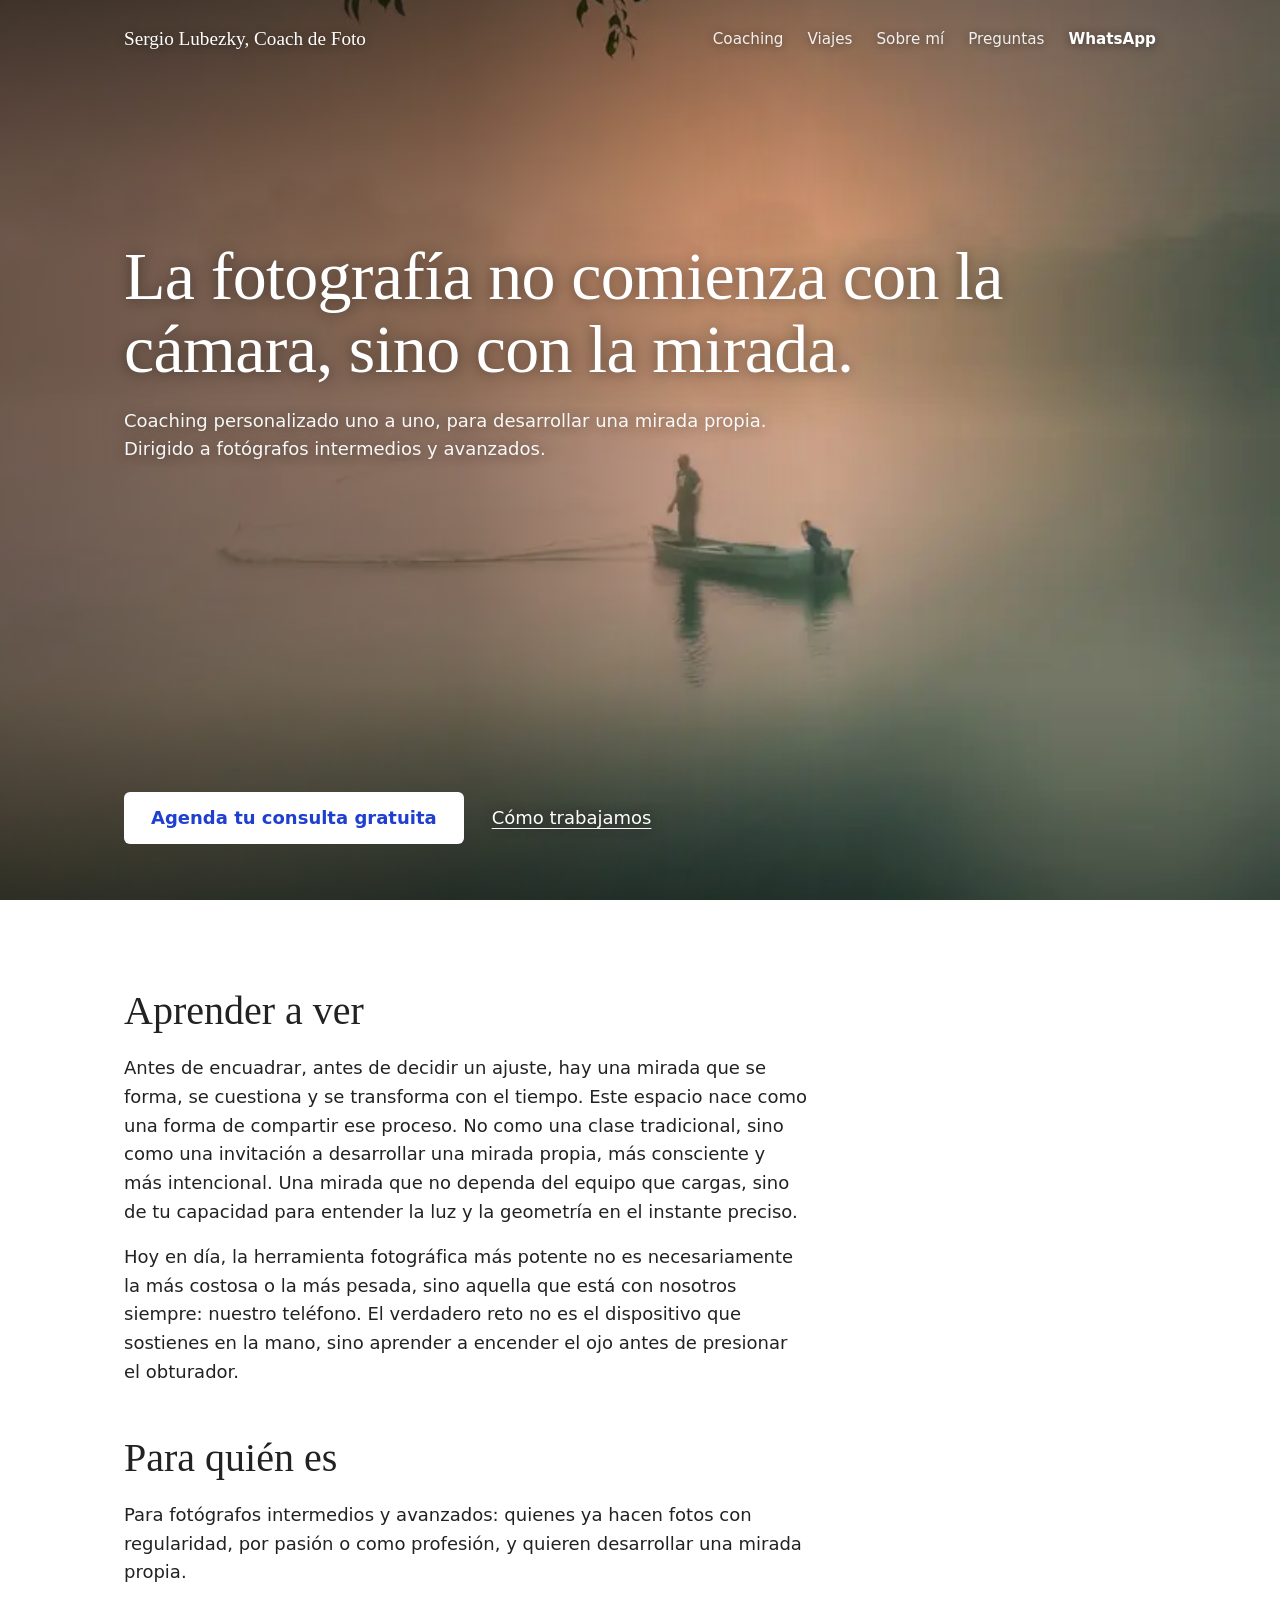
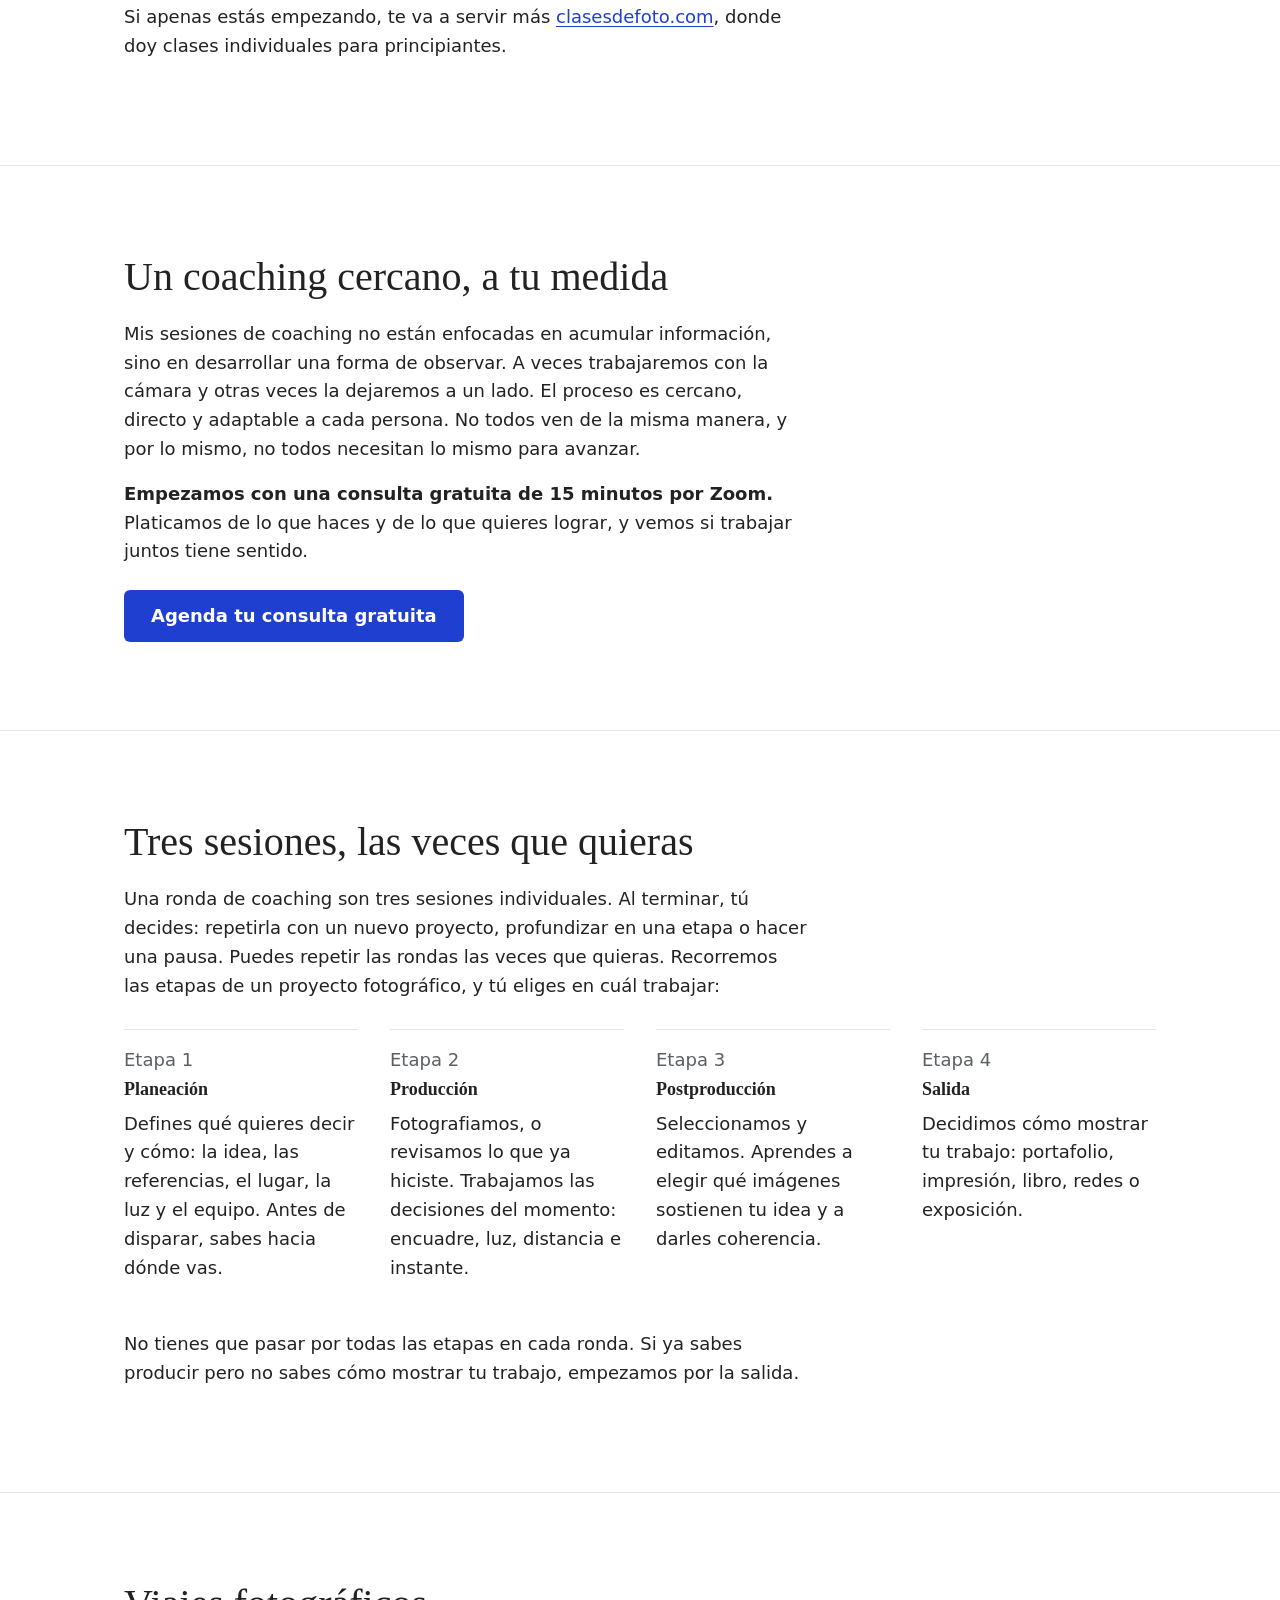
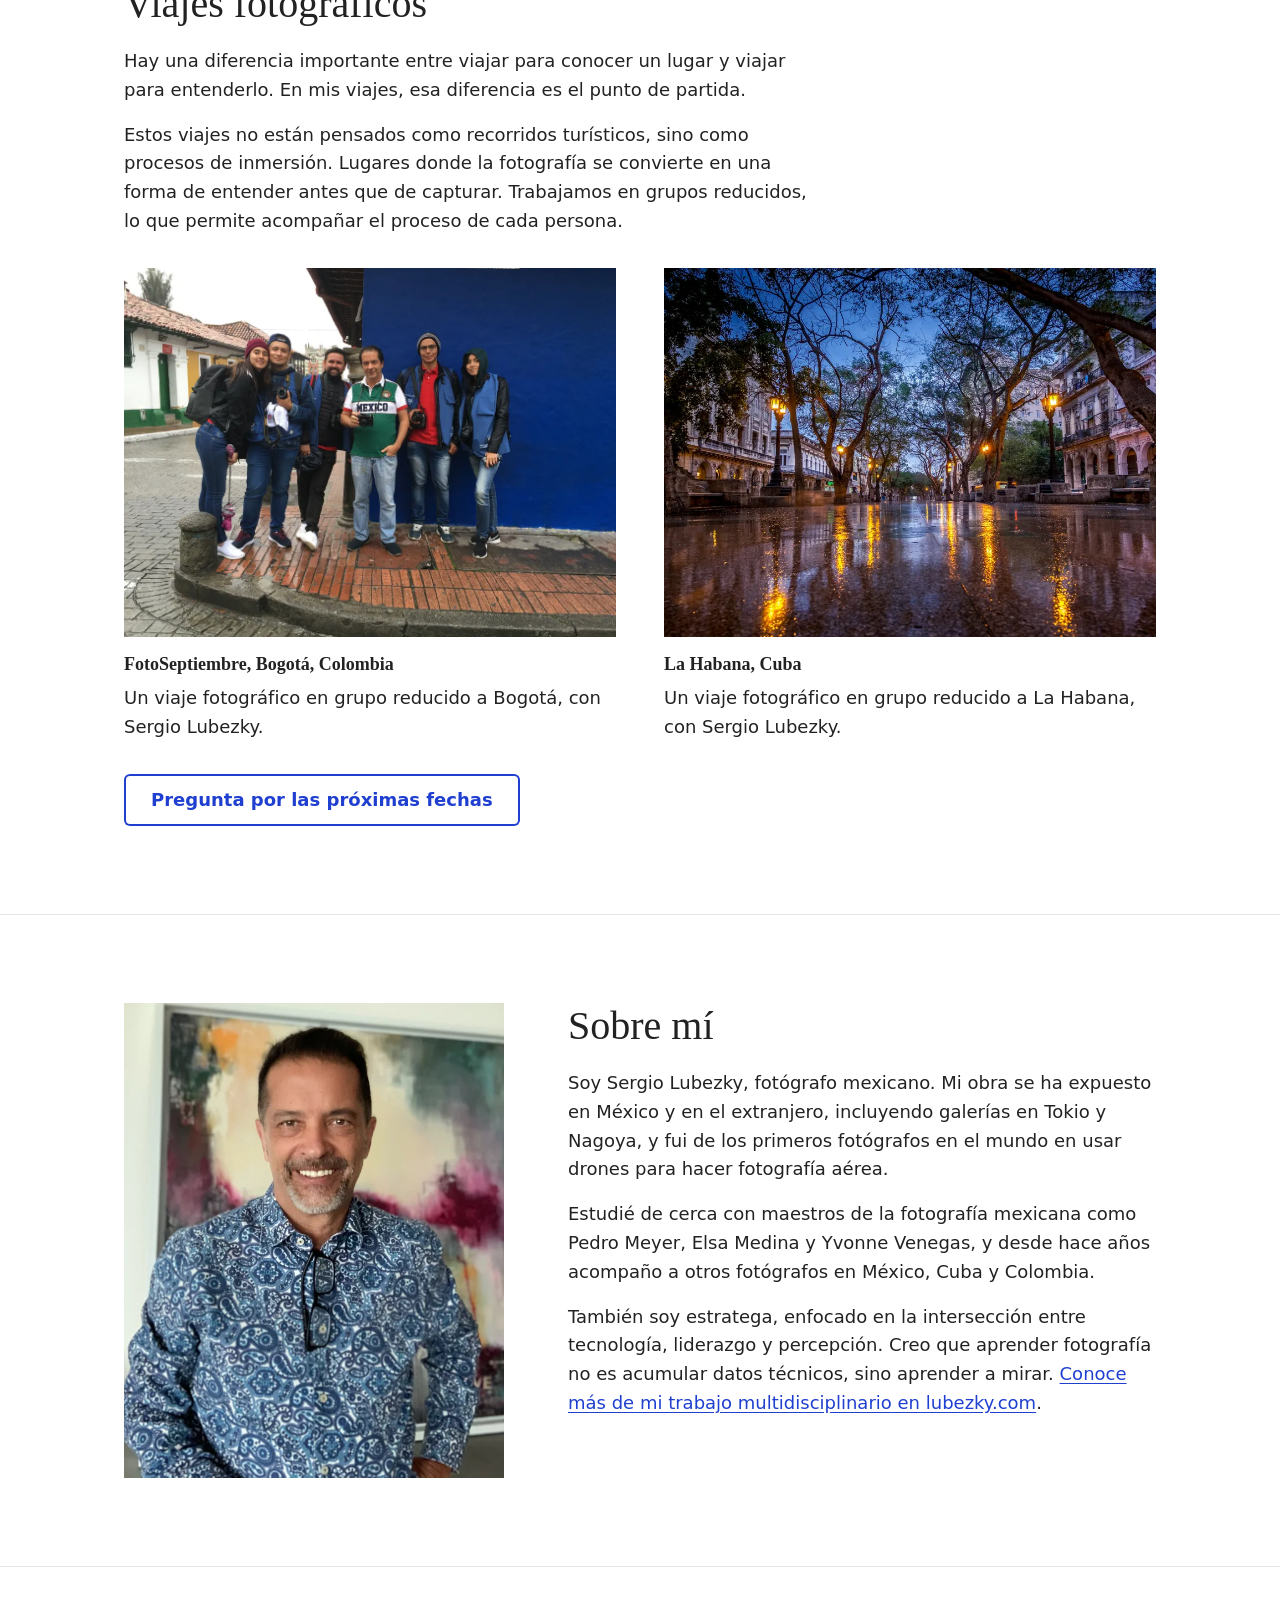
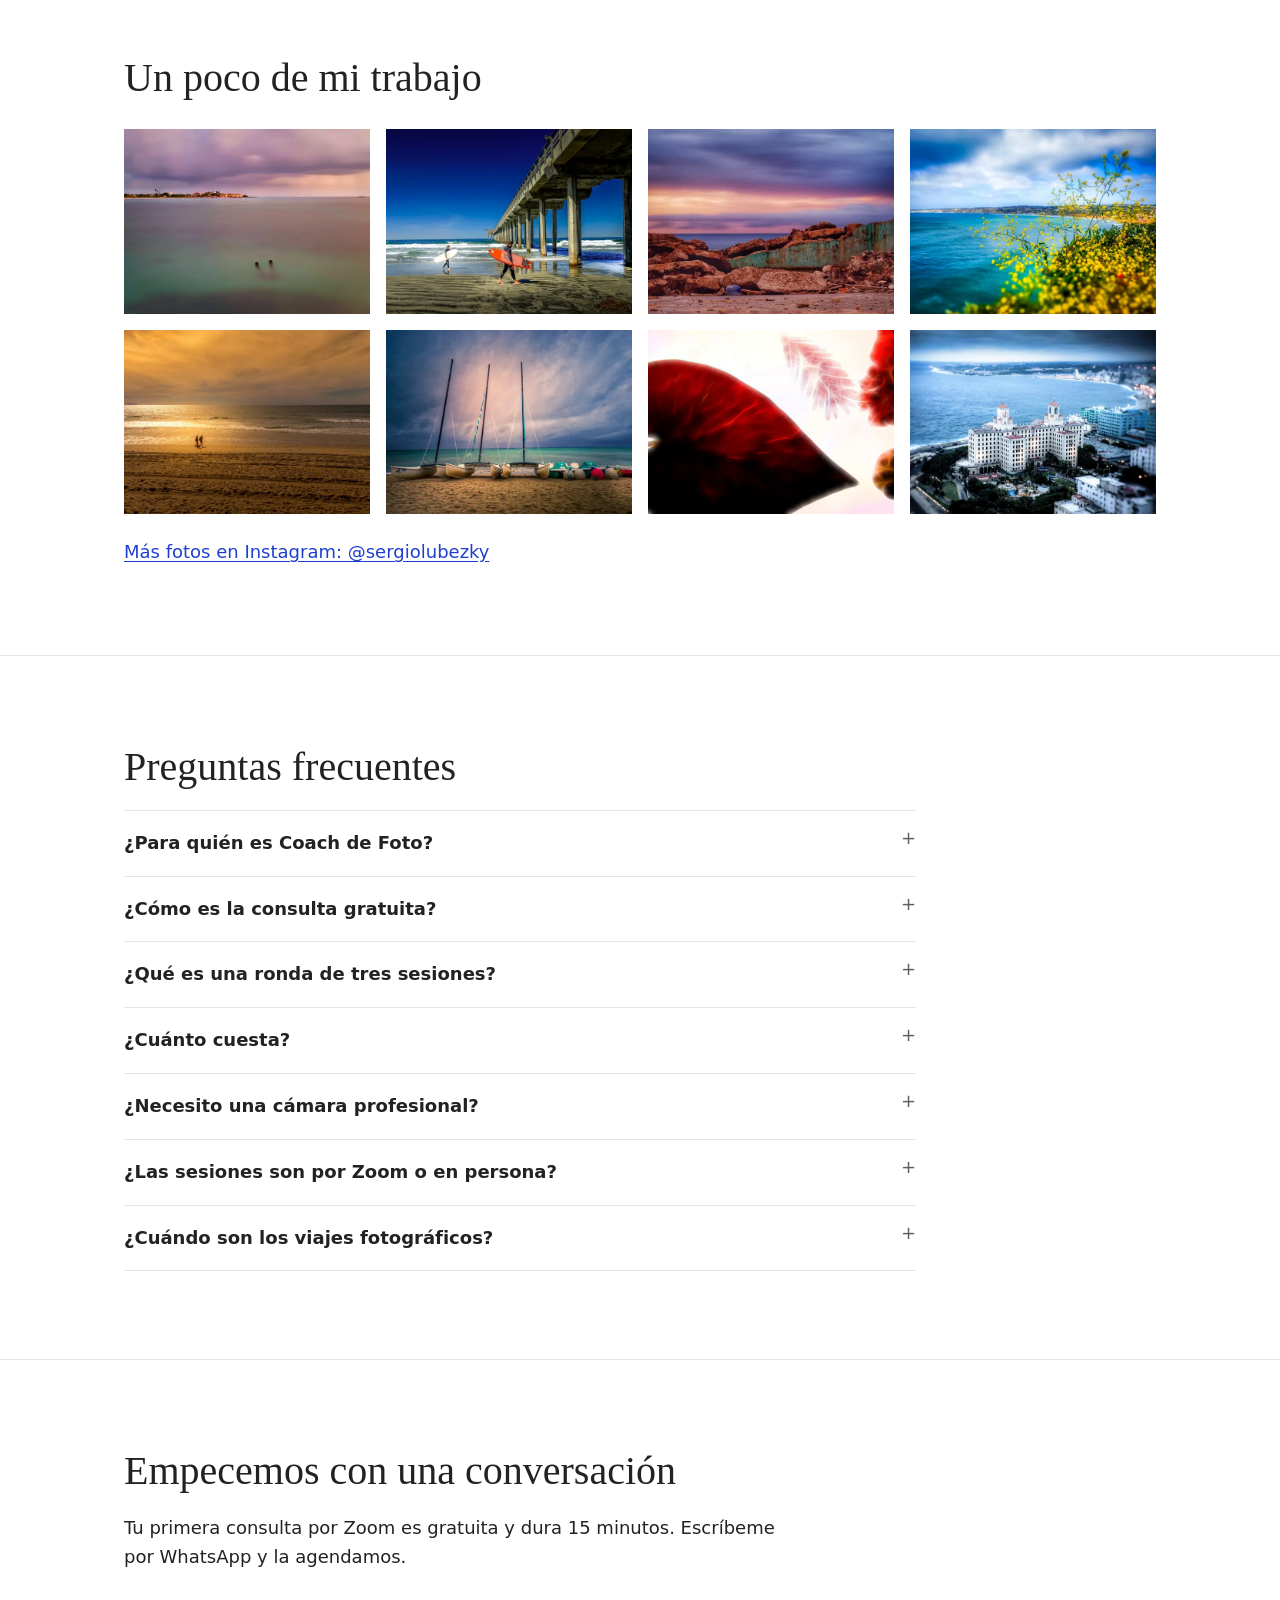
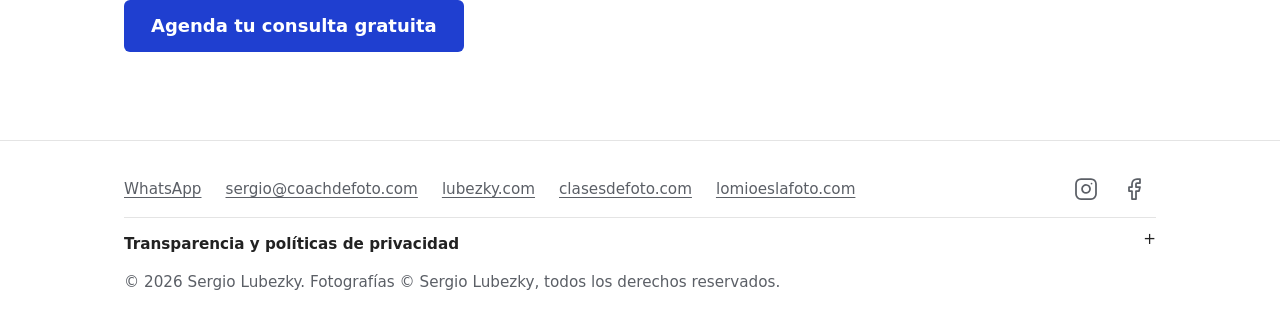
<file: index.html>
<!DOCTYPE html>
<html lang="es-MX">
<head>
  <meta charset="utf-8">
  <meta name="viewport" content="width=device-width, initial-scale=1">
  <title>Coach de Foto | Coaching y viajes de fotografía con Sergio Lubezky</title>
  <meta name="description" content="Coaching de fotografía personalizado uno a uno con Sergio Lubezky, para fotógrafos intermedios y avanzados. Primera consulta gratuita de 15 minutos por Zoom. También viajes fotográficos.">
  <meta name="author" content="Sergio Lubezky">
  <meta name="robots" content="index, follow, max-image-preview:large">
  <meta name="color-scheme" content="light">
  <meta name="theme-color" content="#ffffff">
  <link rel="canonical" href="https://coachdefoto.com/">
  <link rel="alternate" hreflang="es-MX" href="https://coachdefoto.com/">
  <link rel="alternate" hreflang="x-default" href="https://coachdefoto.com/">

  <link rel="icon" href="favicon-32.png" sizes="32x32" type="image/png">
  <link rel="icon" href="favicon-48.png" sizes="48x48" type="image/png">
  <link rel="apple-touch-icon" href="apple-touch-icon.png">

  <meta property="og:type" content="website">
  <meta property="og:locale" content="es_MX">
  <meta property="og:site_name" content="Coach de Foto">
  <meta property="og:title" content="Coach de Foto | Aprender a ver">
  <meta property="og:description" content="La fotografía no comienza con la cámara, sino con la mirada. Coaching personalizado uno a uno para fotógrafos intermedios y avanzados, con Sergio Lubezky.">
  <meta property="og:url" content="https://coachdefoto.com/">
  <meta property="og:image" content="https://coachdefoto.com/img/og.jpg">
  <meta property="og:image:type" content="image/jpeg">
  <meta property="og:image:width" content="1200">
  <meta property="og:image:height" content="630">
  <meta property="og:image:alt" content="Sergio Lubezky, Coach de Foto: pescador en una lancha entre la neblina del Río Tuxpan">

  <meta name="twitter:card" content="summary_large_image">
  <meta name="twitter:site" content="@slubezky">
  <meta name="twitter:creator" content="@slubezky">
  <meta name="twitter:title" content="Coach de Foto | Aprender a ver">
  <meta name="twitter:description" content="Coaching personalizado uno a uno para fotógrafos intermedios y avanzados. Primera consulta gratuita por Zoom.">
  <meta name="twitter:image" content="https://coachdefoto.com/img/og.jpg">
  <meta name="twitter:image:alt" content="Sergio Lubezky, Coach de Foto: pescador en una lancha entre la neblina del Río Tuxpan">

  <script type="application/ld+json">
{
  "@context": "https://schema.org",
  "@graph": [
    {
      "@type": "WebSite",
      "@id": "https://coachdefoto.com/#website",
      "url": "https://coachdefoto.com/",
      "name": "Coach de Foto",
      "inLanguage": "es-MX",
      "publisher": {
        "@type": "Person",
        "@id": "https://lubezky.com/#person",
        "name": "Sergio Lubezky",
        "url": "https://lubezky.com/"
      }
    },
    {
      "@type": "WebPage",
      "@id": "https://coachdefoto.com/#webpage",
      "url": "https://coachdefoto.com/",
      "name": "Coach de Foto | Coaching y viajes de fotografía con Sergio Lubezky",
      "isPartOf": {
        "@id": "https://coachdefoto.com/#website"
      },
      "author": {
        "@type": "Person",
        "@id": "https://lubezky.com/#person"
      },
      "about": {
        "@id": "https://coachdefoto.com/#servicio"
      },
      "primaryImageOfPage": {
        "@type": "ImageObject",
        "url": "https://coachdefoto.com/img/og.jpg",
        "width": 1200,
        "height": 630
      },
      "inLanguage": "es-MX"
    },
    {
      "@type": "ProfessionalService",
      "@id": "https://coachdefoto.com/#servicio",
      "name": "Coach de Foto",
      "url": "https://coachdefoto.com/",
      "image": "https://coachdefoto.com/img/og.jpg",
      "email": "sergio@coachdefoto.com",
      "description": "Coaching de fotografía personalizado uno a uno, en rondas de tres sesiones, para fotógrafos intermedios y avanzados, y viajes fotográficos en grupos reducidos con Sergio Lubezky.",
      "founder": {
        "@type": "Person",
        "@id": "https://lubezky.com/#person"
      },
      "areaServed": [
        "Online",
        "Ciudad de México"
      ],
      "knowsLanguage": "es",
      "sameAs": [
        "https://www.facebook.com/coachdefoto/",
        "https://www.instagram.com/sergiolubezky/"
      ],
      "hasOfferCatalog": {
        "@type": "OfferCatalog",
        "name": "Servicios",
        "itemListElement": [
          {
            "@type": "Offer",
            "itemOffered": {
              "@type": "Service",
              "name": "Consulta inicial gratuita por Zoom de 15 minutos"
            },
            "price": "0",
            "priceCurrency": "MXN"
          },
          {
            "@type": "Offer",
            "itemOffered": {
              "@type": "Service",
              "name": "Coaching de fotografía: rondas de tres sesiones individuales (planeación, producción, postproducción y salida)"
            }
          },
          {
            "@type": "Offer",
            "itemOffered": {
              "@type": "Service",
              "name": "Viaje fotográfico a FotoSeptiembre, Bogotá, Colombia"
            }
          },
          {
            "@type": "Offer",
            "itemOffered": {
              "@type": "Service",
              "name": "Viaje fotográfico a La Habana, Cuba"
            }
          }
        ]
      }
    },
    {
      "@type": "FAQPage",
      "@id": "https://coachdefoto.com/#faq",
      "inLanguage": "es-MX",
      "mainEntity": [
        {
          "@type": "Question",
          "name": "¿Para quién es Coach de Foto?",
          "acceptedAnswer": {
            "@type": "Answer",
            "text": "Para fotógrafos intermedios y avanzados que quieren desarrollar una mirada propia. Si apenas estás empezando, mira clasesdefoto.com."
          }
        },
        {
          "@type": "Question",
          "name": "¿Cómo es la consulta gratuita?",
          "acceptedAnswer": {
            "@type": "Answer",
            "text": "Es una videollamada por Zoom de 15 minutos. Platicamos de lo que haces y de lo que quieres lograr, y vemos si trabajar juntos tiene sentido."
          }
        },
        {
          "@type": "Question",
          "name": "¿Qué es una ronda de tres sesiones?",
          "acceptedAnswer": {
            "@type": "Answer",
            "text": "Son tres sesiones individuales. Al terminar, tú decides si repites la ronda con un nuevo proyecto, profundizas en una etapa o haces una pausa. Puedes repetir las veces que quieras."
          }
        },
        {
          "@type": "Question",
          "name": "¿Cuánto cuesta?",
          "acceptedAnswer": {
            "@type": "Answer",
            "text": "Escríbeme por WhatsApp y te cuento. Primero platicamos de lo que buscas."
          }
        },
        {
          "@type": "Question",
          "name": "¿Necesito una cámara profesional?",
          "acceptedAnswer": {
            "@type": "Answer",
            "text": "No. Puedes trabajar con la cámara que tengas, incluido tu celular. Lo importante es la mirada, no el equipo."
          }
        },
        {
          "@type": "Question",
          "name": "¿Las sesiones son por Zoom o en persona?",
          "acceptedAnswer": {
            "@type": "Answer",
            "text": "Por Zoom, desde cualquier lugar. Si estás en la Ciudad de México, lo platicamos para vernos en persona."
          }
        },
        {
          "@type": "Question",
          "name": "¿Cuándo son los viajes fotográficos?",
          "acceptedAnswer": {
            "@type": "Answer",
            "text": "Escríbeme por WhatsApp y te comparto las próximas fechas y opciones. Los grupos son reducidos."
          }
        }
      ]
    }
  ]
}
  </script>

  <link rel="stylesheet" href="style.css">
</head>
<body>
  <a class="skip" href="#contenido">Ir al contenido</a>

  <header class="site-header">
    <div class="wrap">
      <a class="brand" href="#top"><span>Sergio Lubezky, Coach de Foto</span></a>
      <nav class="nav" aria-label="Principal">
        <a class="nav-extra" href="#coaching">Coaching</a>
        <a class="nav-extra" href="#viajes">Viajes</a>
        <a class="nav-extra" href="#sobre-mi">Sobre mí</a>
        <a class="nav-extra" href="#preguntas">Preguntas</a>
        <a class="nav-wa" href="https://wa.me/525575030660?text=Hola%20Sergio%2C%20quiero%20m%C3%A1s%20informaci%C3%B3n%20sobre%20Coach%20de%20Foto.">WhatsApp</a>
      </nav>
    </div>
  </header>

  <main id="contenido">
    <section class="hero" id="top">
      <picture>
        <source media="(max-width: 759px), (orientation: portrait)" srcset="img/hero-m.webp" width="799" height="1000">
        <img class="hero-bg" src="img/hero.webp" width="1800" height="1201" fetchpriority="high"
             alt="Pescador en Río Tuxpan, Veracruz, México">
      </picture>
      <div class="wrap hero-top">
        <h1>La fotografía no comienza con la cámara, sino con la mirada.</h1>
        <p class="lead lead-d">Coaching personalizado uno a uno, para desarrollar una mirada propia. Dirigido a fotógrafos intermedios y avanzados.</p>
      </div>
      <div class="wrap hero-bottom">
        <p class="lead lead-m">Coaching personalizado uno a uno, para desarrollar una mirada propia. Dirigido a fotógrafos intermedios y avanzados.</p>
        <div class="hero-actions">
          <a class="btn" href="https://wa.me/525575030660?text=Hola%20Sergio%2C%20me%20interesa%20agendar%20mi%20consulta%20gratuita%20de%2015%20minutos%20por%20Zoom.">Agenda tu consulta gratuita</a>
          <a class="hero-link" href="#coaching">Cómo trabajamos</a>
        </div>
      </div>
    </section>

    <section class="section" id="mirada">
      <div class="wrap stack">
        <div>
          <h2>Aprender a ver</h2>
          <p>Antes de encuadrar, antes de decidir un ajuste, hay una mirada que se forma, se cuestiona y se transforma con el tiempo. Este espacio nace como una forma de compartir ese proceso. No como una clase tradicional, sino como una invitación a desarrollar una mirada propia, más consciente y más intencional. Una mirada que no dependa del equipo que cargas, sino de tu capacidad para entender la luz y la geometría en el instante preciso.</p>
          <p>Hoy en día, la herramienta fotográfica más potente no es necesariamente la más costosa o la más pesada, sino aquella que está con nosotros siempre: nuestro teléfono. El verdadero reto no es el dispositivo que sostienes en la mano, sino aprender a encender el ojo antes de presionar el obturador.</p>
        </div>
        <div>
          <h2>Para quién es</h2>
          <p>Para fotógrafos intermedios y avanzados: quienes ya hacen fotos con regularidad, por pasión o como profesión, y quieren desarrollar una mirada propia.</p>
          <p>Si apenas estás empezando, te va a servir más <a href="https://clasesdefoto.com/">clasesdefoto.com</a>, donde doy clases individuales para principiantes.</p>
        </div>
      </div>
    </section>

    <section class="section section-border" id="coaching">
      <div class="wrap">
        <h2>Un coaching cercano, a tu medida</h2>
        <p>Mis sesiones de coaching no están enfocadas en acumular información, sino en desarrollar una forma de observar. A veces trabajaremos con la cámara y otras veces la dejaremos a un lado. El proceso es cercano, directo y adaptable a cada persona. No todos ven de la misma manera, y por lo mismo, no todos necesitan lo mismo para avanzar.</p>
        <p><strong>Empezamos con una consulta gratuita de 15 minutos por Zoom.</strong> Platicamos de lo que haces y de lo que quieres lograr, y vemos si trabajar juntos tiene sentido.</p>
        <p class="more-actions"><a class="btn" href="https://wa.me/525575030660?text=Hola%20Sergio%2C%20me%20interesa%20agendar%20mi%20consulta%20gratuita%20de%2015%20minutos%20por%20Zoom.">Agenda tu consulta gratuita</a></p>
      </div>
    </section>

    <section class="section section-border" id="sesiones">
      <div class="wrap">
        <h2>Tres sesiones, las veces que quieras</h2>
        <p>Una ronda de coaching son tres sesiones individuales. Al terminar, tú decides: repetirla con un nuevo proyecto, profundizar en una etapa o hacer una pausa. Puedes repetir las rondas las veces que quieras. Recorremos las etapas de un proyecto fotográfico, y tú eliges en cuál trabajar:</p>
        <ol class="phases">
          <li>
            <p class="phase-n">Etapa 1</p>
            <h3>Planeación</h3>
            <p>Defines qué quieres decir y cómo: la idea, las referencias, el lugar, la luz y el equipo. Antes de disparar, sabes hacia dónde vas.</p>
          </li>
          <li>
            <p class="phase-n">Etapa 2</p>
            <h3>Producción</h3>
            <p>Fotografiamos, o revisamos lo que ya hiciste. Trabajamos las decisiones del momento: encuadre, luz, distancia e instante.</p>
          </li>
          <li>
            <p class="phase-n">Etapa 3</p>
            <h3>Postproducción</h3>
            <p>Seleccionamos y editamos. Aprendes a elegir qué imágenes sostienen tu idea y a darles coherencia.</p>
          </li>
          <li>
            <p class="phase-n">Etapa 4</p>
            <h3>Salida</h3>
            <p>Decidimos cómo mostrar tu trabajo: portafolio, impresión, libro, redes o exposición.</p>
          </li>
        </ol>
        <p class="note">No tienes que pasar por todas las etapas en cada ronda. Si ya sabes producir pero no sabes cómo mostrar tu trabajo, empezamos por la salida.</p>
      </div>
    </section>

    <section class="section section-border" id="viajes">
      <div class="wrap">
        <h2>Viajes fotográficos</h2>
        <p>Hay una diferencia importante entre viajar para conocer un lugar y viajar para entenderlo. En mis viajes, esa diferencia es el punto de partida.</p>
        <p>Estos viajes no están pensados como recorridos turísticos, sino como procesos de inmersión. Lugares donde la fotografía se convierte en una forma de entender antes que de capturar. Trabajamos en grupos reducidos, lo que permite acompañar el proceso de cada persona.</p>
        <div class="trips">
          <article class="trip">
            <img src="img/bogota.webp" width="1000" height="750" loading="lazy" decoding="async" alt="Grupo de fotógrafos con cámaras frente a un muro azul, en una calle empedrada de Bogotá">
            <h3>FotoSeptiembre, Bogotá, Colombia</h3>
            <p>Un viaje fotográfico en grupo reducido a Bogotá, con Sergio Lubezky.</p>
          </article>
          <article class="trip">
            <img src="img/habana.webp" width="1000" height="667" loading="lazy" decoding="async" alt="Avenida arbolada de La Habana al anochecer, con farolas encendidas y el piso mojado reflejando las luces">
            <h3>La Habana, Cuba</h3>
            <p>Un viaje fotográfico en grupo reducido a La Habana, con Sergio Lubezky.</p>
          </article>
        </div>
        <p class="trips-cta more-actions"><a class="btn btn-line" href="https://wa.me/525575030660?text=Hola%20Sergio%2C%20me%20interesan%20los%20viajes%20fotogr%C3%A1ficos.%20%C2%BFMe%20compartes%20las%20pr%C3%B3ximas%20fechas%3F">Pregunta por las próximas fechas</a></p>
      </div>
    </section>

    <section class="section section-border" id="sobre-mi">
      <div class="wrap about">
        <img class="about-photo" src="img/sergio.webp" width="620" height="775" loading="lazy" decoding="async"
             alt="Retrato de Sergio Lubezky sonriendo, con camisa azul estampada, frente a una pintura abstracta">
        <div>
          <h2>Sobre mí</h2>
          <p>Soy Sergio Lubezky, fotógrafo mexicano. Mi obra se ha expuesto en México y en el extranjero, incluyendo galerías en Tokio y Nagoya, y fui de los primeros fotógrafos en el mundo en usar drones para hacer fotografía aérea.</p>
          <p>Estudié de cerca con maestros de la fotografía mexicana como Pedro Meyer, Elsa Medina y Yvonne Venegas, y desde hace años acompaño a otros fotógrafos en México, Cuba y Colombia.</p>
          <p>También soy estratega, enfocado en la intersección entre tecnología, liderazgo y percepción. Creo que aprender fotografía no es acumular datos técnicos, sino aprender a mirar. <a href="https://lubezky.com/">Conoce más de mi trabajo multidisciplinario en lubezky.com</a>.</p>
        </div>
      </div>
    </section>

    <section class="section section-border" id="trabajo">
      <div class="wrap">
        <h2>Un poco de mi trabajo</h2>
        <div class="gallery">
          <a href="img/mar.webp" target="_blank" rel="noopener"><img src="img/t-mar.webp" width="640" height="480" loading="lazy" decoding="async" alt="Mar suavizado por una larga exposición bajo un cielo violeta, con dos figuras en el agua"></a>
          <a href="img/surf.webp" target="_blank" rel="noopener"><img src="img/t-surf.webp" width="640" height="480" loading="lazy" decoding="async" alt="Dos surfistas con sus tablas caminan por la playa junto a un largo muelle, bajo un cielo azul intenso"></a>
          <a href="img/rocas.webp" target="_blank" rel="noopener"><img src="img/t-rocas.webp" width="640" height="480" loading="lazy" decoding="async" alt="Rocas y un muro oxidado en primer plano, con un cielo violeta y naranja sobre el mar"></a>
          <a href="img/flores.webp" target="_blank" rel="noopener"><img src="img/t-flores.webp" width="640" height="480" loading="lazy" decoding="async" alt="Costa de aguas turquesa vista entre flores amarillas en primer plano"></a>
          <a href="img/playa.webp" target="_blank" rel="noopener"><img src="img/t-playa.webp" width="640" height="480" loading="lazy" decoding="async" alt="Dos personas caminan por la playa al atardecer, con luz dorada reflejada en el mar"></a>
          <a href="img/catamaranes.webp" target="_blank" rel="noopener"><img src="img/t-catamaranes.webp" width="640" height="480" loading="lazy" decoding="async" alt="Tres catamaranes en la arena frente al mar, bajo un cielo dramático"></a>
          <a href="img/hoja.webp" target="_blank" rel="noopener"><img src="img/t-hoja.webp" width="640" height="480" loading="lazy" decoding="async" alt="Hoja roja con venas luminosas y plumas rosas sobre fondo blanco, en un efecto de luz abstracto"></a>
          <a href="img/hotel.webp" target="_blank" rel="noopener"><img src="img/t-hotel.webp" width="640" height="480" loading="lazy" decoding="async" alt="Vista aérea de un hotel clásico junto a la bahía y el malecón de La Habana"></a>
        </div>
        <p class="gallery-link"><a href="https://www.instagram.com/sergiolubezky/">Más fotos en Instagram: @sergiolubezky</a></p>
      </div>
    </section>

    <section class="section section-border" id="preguntas">
      <div class="wrap">
        <h2>Preguntas frecuentes</h2>
        <div class="faq">
          <details>
            <summary>¿Para quién es Coach de Foto?</summary>
            <p>Para fotógrafos intermedios y avanzados que quieren desarrollar una mirada propia. Si apenas estás empezando, mira <a href="https://clasesdefoto.com/">clasesdefoto.com</a>.</p>
          </details>
          <details>
            <summary>¿Cómo es la consulta gratuita?</summary>
            <p>Es una videollamada por Zoom de 15 minutos. Platicamos de lo que haces y de lo que quieres lograr, y vemos si trabajar juntos tiene sentido.</p>
          </details>
          <details>
            <summary>¿Qué es una ronda de tres sesiones?</summary>
            <p>Son tres sesiones individuales. Al terminar, tú decides si repites la ronda con un nuevo proyecto, profundizas en una etapa o haces una pausa. Puedes repetir las veces que quieras.</p>
          </details>
          <details>
            <summary>¿Cuánto cuesta?</summary>
            <p>Escríbeme por WhatsApp y te cuento. Primero platicamos de lo que buscas.</p>
          </details>
          <details>
            <summary>¿Necesito una cámara profesional?</summary>
            <p>No. Puedes trabajar con la cámara que tengas, incluido tu celular. Lo importante es la mirada, no el equipo.</p>
          </details>
          <details>
            <summary>¿Las sesiones son por Zoom o en persona?</summary>
            <p>Por Zoom, desde cualquier lugar. Si estás en la Ciudad de México, lo platicamos para vernos en persona.</p>
          </details>
          <details>
            <summary>¿Cuándo son los viajes fotográficos?</summary>
            <p>Escríbeme por WhatsApp y te comparto las próximas fechas y opciones. Los grupos son reducidos.</p>
          </details>
        </div>
      </div>
    </section>

    <section class="section section-border contact" id="contacto">
      <div class="wrap">
        <h2>Empecemos con una conversación</h2>
        <p>Tu primera consulta por Zoom es gratuita y dura 15 minutos. Escríbeme por WhatsApp y la agendamos.</p>
        <a class="btn" href="https://wa.me/525575030660?text=Hola%20Sergio%2C%20me%20interesa%20agendar%20mi%20consulta%20gratuita%20de%2015%20minutos%20por%20Zoom.">Agenda tu consulta gratuita</a>
      </div>
    </section>
  </main>

  <footer class="site-footer">
    <div class="wrap footer-grid">
      <nav class="footer-links" aria-label="Contacto y enlaces">
        <a href="https://wa.me/525575030660?text=Hola%20Sergio%2C%20quiero%20m%C3%A1s%20informaci%C3%B3n%20sobre%20Coach%20de%20Foto.">WhatsApp</a>
        <a href="mailto:sergio@coachdefoto.com">sergio@coachdefoto.com</a>
        <a href="https://lubezky.com/">lubezky.com</a>
        <a href="https://clasesdefoto.com/">clasesdefoto.com</a>
        <a href="https://lomioeslafoto.com/">lomioeslafoto.com</a>
      </nav>
      <div class="social">
        <a href="https://www.instagram.com/sergiolubezky/" aria-label="Instagram de Sergio Lubezky" title="Instagram"><svg viewBox="0 0 24 24" width="24" height="24" fill="none" stroke="currentColor" stroke-width="1.75" stroke-linecap="round" stroke-linejoin="round" aria-hidden="true"><rect x="2" y="2" width="20" height="20" rx="5" ry="5"/><path d="M16 11.37A4 4 0 1 1 12.63 8 4 4 0 0 1 16 11.37z"/><line x1="17.5" y1="6.5" x2="17.51" y2="6.5"/></svg></a>
        <a href="https://www.facebook.com/coachdefoto/" aria-label="Facebook de Coach de Foto" title="Facebook"><svg viewBox="0 0 24 24" width="24" height="24" fill="none" stroke="currentColor" stroke-width="1.75" stroke-linecap="round" stroke-linejoin="round" aria-hidden="true"><path d="M18 2h-3a5 5 0 0 0-5 5v3H7v4h3v8h4v-8h3l1-4h-4V7a1 1 0 0 1 1-1h3z"/></svg></a>
      </div>
      <details class="legal" id="privacidad">
        <summary>Transparencia y políticas de privacidad</summary>
        <div class="legal-body">
          <p><strong>PRIMERO.- RESPONSABLE DE LA TRANSPARENCIA:</strong><br>Sergio Lubezky Américus, con domicilio en Fernando Espinoza 55, Colonia Santa Fe, Ciudad de México, C.P. 01210, México, emite el presente documento para informar a los usuarios sobre las políticas de navegación en nuestro sitio web, en cumplimiento con los principios de la Ley Federal de Protección de Datos Personales en Posesión de los Particulares (LFPDPPP).</p>
          <p><strong>SEGUNDO.- POLÍTICA DE NO RECOPILACIÓN DE DATOS PERSONALES:</strong><br>Sergio Lubezky Américus informa de manera categórica que no recaba, almacena, trata ni transfiere ningún tipo de dato personal de los usuarios a través de este sitio web. Nuestra plataforma es de carácter exclusivamente informativo. Debido a esto:</p>
          <ul>
            <li>No contamos con formularios de registro, contacto ni suscripciones.</li>
            <li>No solicitamos nombres, correos electrónicos, teléfonos, RFC ni datos de localización.</li>
            <li>No empleamos herramientas informáticas ni cookies de seguimiento para perfilar o identificar a nuestros visitantes.</li>
          </ul>
          <p><strong>TERCERO.- ENLACES A TERCEROS O CONTACTO EXTERNO:</strong><br>En caso de que el usuario decida comunicarse de manera voluntaria con Sergio Lubezky Américus a través de medios externos (como mensajes de WhatsApp, correos electrónicos directos o videollamadas por Zoom), dichos datos se tratarán única y exclusivamente para dar respuesta a su consulta directa, destruyéndose de inmediato de nuestros registros una vez concluida la comunicación. Este sitio contiene enlaces a WhatsApp, Instagram, Facebook y otros sitios de terceros, que se rigen por sus propios avisos de privacidad, y está alojado en GitHub Pages, que puede registrar datos técnicos de conexión, como la dirección IP, conforme a su propia política.</p>
          <p><strong>CUARTO.- MEDIOS PARA ACLARACIONES:</strong><br>Cualquier duda o comentario respecto a esta política de transparencia puede ser dirigida al correo electrónico: <a href="mailto:sergio@coachdefoto.com">sergio@coachdefoto.com</a>.<br>Asimismo, se hace del conocimiento público que la autoridad encargada de vigilar el cumplimiento de los derechos de privacidad en el país es la Secretaría Anticorrupción y Buen Gobierno (SABG).</p>
          <p><strong>QUINTO.- ACTUALIZACIÓN.</strong><br>Esta política se mantiene vigente y bajo revisión continua para garantizar que la plataforma no vulnere la privacidad de ningún usuario.<br>Última actualización: Octubre de 2026.</p>
        </div>
      </details>
      <p class="copy">&copy; 2026 Sergio Lubezky. Fotografías &copy; Sergio Lubezky, todos los derechos reservados.</p>
    </div>
  </footer>

  <a class="btn wa-float" href="https://wa.me/525575030660?text=Hola%20Sergio%2C%20me%20interesa%20agendar%20mi%20consulta%20gratuita%20de%2015%20minutos%20por%20Zoom.">Agenda tu consulta gratuita</a>
</body>
</html>
</file>
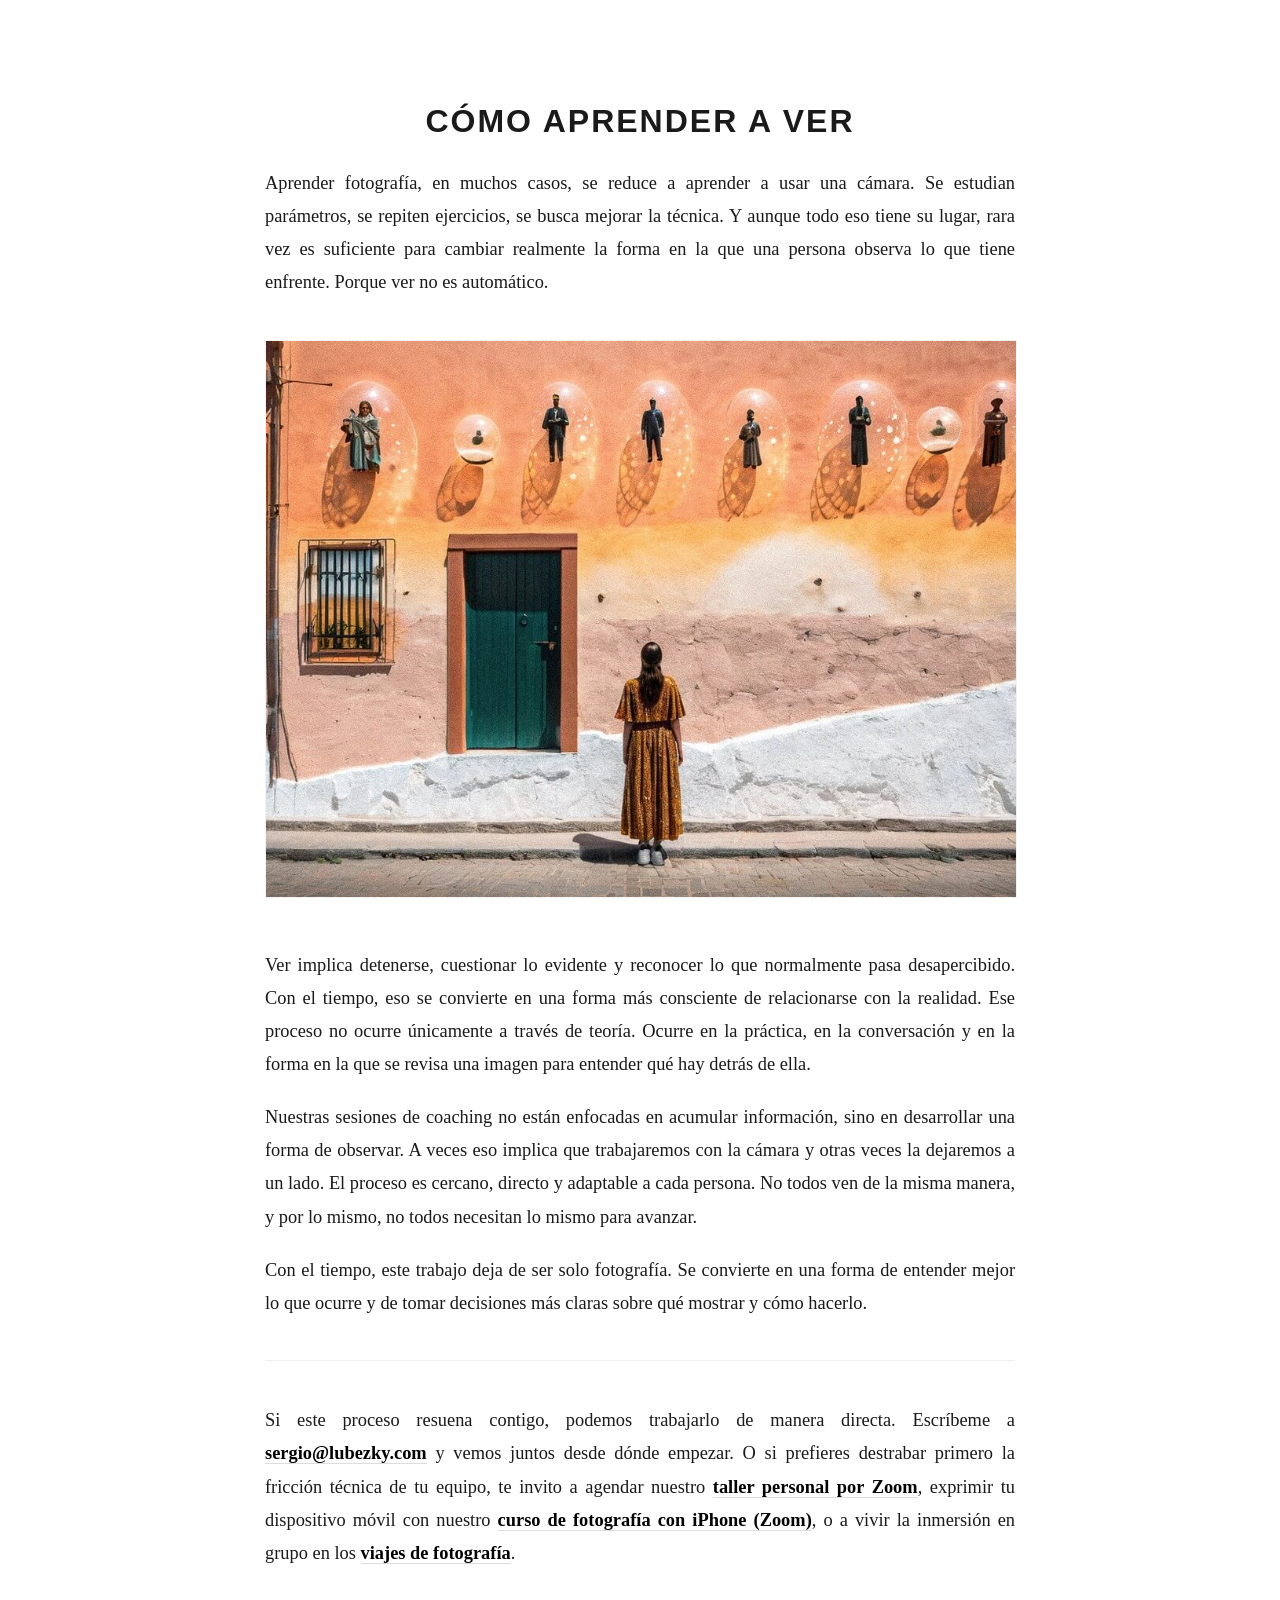
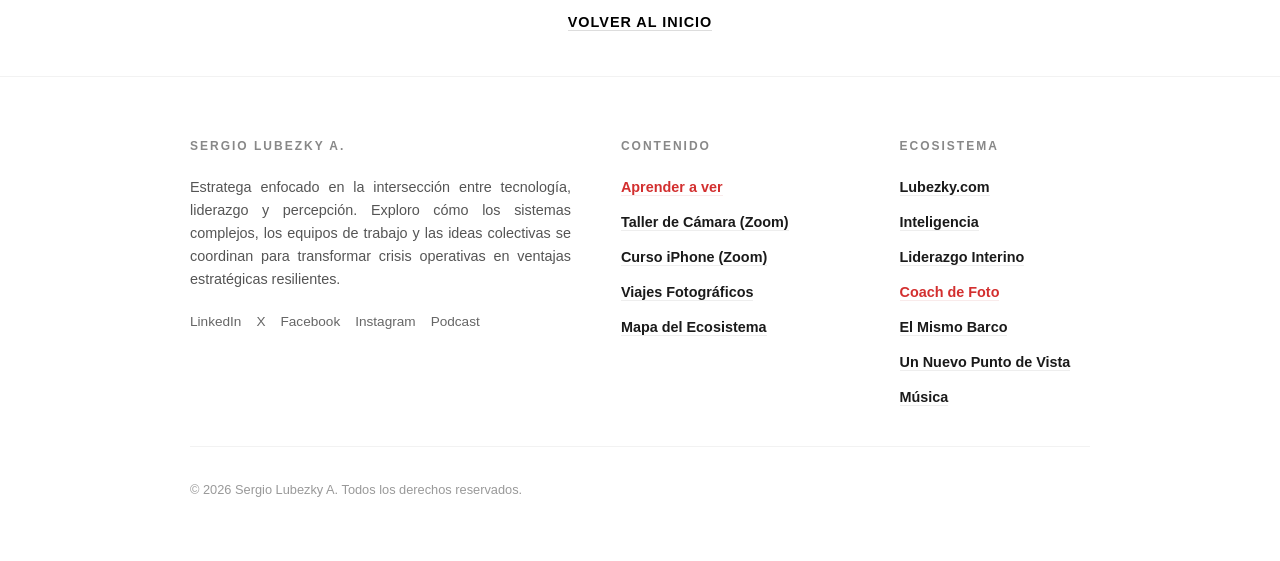
<file: como-aprender-a-ver/index.html>
<!DOCTYPE html>
<html lang="es">
<head>
    <meta charset="UTF-8">
    <meta name="viewport" content="width=device-width, initial-scale=1.0">
    <title>Cómo aprender a ver | Coach de Foto</title>
    <meta name="description" content="Aprender fotografía como una forma de desarrollar una mirada propia y entender la realidad con mayor profundidad.">
    <link rel="canonical" href="https://coachdefoto.com/como-aprender-a-ver/">

    <script type="application/ld+json">
    {
      "@context": "https://schema.org",
      "@graph": [
        {
          "@type": "Person",
          "@id": "https://lubezky.com/#sergio",
          "name": "Sergio Lubezky",
          "url": "https://lubezky.com"
        },
        {
          "@type": "Service",
          "@id": "https://coachdefoto.com/como-aprender-a-ver/#service",
          "name": "Entrenamiento de la mirada y Coaching Fotográfico",
          "provider": { "@id": "https://lubezky.com/#sergio" },
          "description": "Metodología personalizada para desarrollar una mirada propia y consciente.",
          "areaServed": [
            { "@type": "City", "name": "Ciudad de México" },
            { "@type": "City", "name": "Medellín" },
            { "@type": "City", "name": "La Habana" }
          ]
        }
      ]
    }
    </script>

    <style>
        body { margin: 0; display: flex; flex-direction: column; min-height: 100vh; background-color: #fff; color: #1a1a1a; font-family: 'Georgia', serif; line-height: 1.8; -webkit-font-smoothing: antialiased; }
        main { flex: 1; display: flex; align-items: center; justify-content: center; padding: 80px 20px 40px 20px; }
        .content-box { max-width: 750px; font-size: 1.15rem; }
        h1 { font-size: 2rem; font-weight: bold; margin-bottom: 24px; text-transform: uppercase; letter-spacing: 2px; text-align: center; font-family: 'Helvetica Neue', Arial, sans-serif; line-height: 1.3; }
        p { margin-bottom: 20px; text-align: justify; }
        em { font-style: italic; }

        .content-box a { color: #000; text-decoration: none; font-weight: bold; border-bottom: 1px solid #ddd; transition: border-color 0.3s; }
        .content-box a:hover { border-bottom: 1px solid #1a1a1a; }

        .image { margin: 40px 0; width: 100%; }
        .image img { width: 100%; height: auto; border: 1px solid #f2f2f2; }
        
        .cta-section { margin-top: 40px; padding-top: 25px; border-top: 1px solid #eee; }
        .back-nav { margin-top: 40px; text-align: center; font-family: 'Helvetica Neue', Arial, sans-serif; font-size: 0.9rem; letter-spacing: 1px; text-transform: uppercase; }

        footer { padding: 60px 20px 40px 20px; background-color: #ffffff; border-top: 1px solid #f2f2f2; font-family: 'Helvetica Neue', Arial, sans-serif; font-size: 0.9rem; line-height: 1.6; }
        .footer-grid { max-width: 900px; margin: 0 auto; display: grid; grid-template-columns: 2fr 1.2fr 1fr; gap: 50px; text-align: left; }
        @media (max-width: 768px) { .footer-grid { grid-template-columns: 1fr; gap: 35px; text-align: center; } }
        .footer-col h3 { font-size: 0.75rem; text-transform: uppercase; letter-spacing: 2px; color: #888; margin-top: 0; margin-bottom: 20px; }
        .footer-col p { color: #555; margin: 0; font-size: 0.9rem; text-align: justify; line-height: 1.6; }
        .footer-col ul { list-style: none; padding: 0; margin: 0; }
        .footer-col ul li { margin-bottom: 12px; }
        .footer-col ul li a { color: #1a1a1a; text-decoration: none; font-weight: 600; border-bottom: 1px solid #eee; transition: all 0.3s; }
        .footer-col ul li a:hover { border-bottom: 1px solid #1a1a1a; }
        .footer-col ul li a.current-location { color: #d32f2f !important; border-bottom: 1px solid #f9ebeb; }
        .footer-col ul li a.current-location:hover { border-bottom: 1px solid #d32f2f; }
        .footer-socials { display: flex; gap: 15px; margin-top: 20px; }
        @media (max-width: 768px) { .footer-socials { justify-content: center; } }
        .footer-socials a { color: #666; text-decoration: none; font-size: 0.85rem; font-weight: 500; }
        .footer-socials a:hover { color: #000; }
        
        .footer-bottom { max-width: 900px; margin: 25px auto 0 auto; padding-top: 20px; border-top: 1px solid #f2f2f2; text-align: center; font-size: 0.8rem; color: #999; }
    </style>
</head>
<body>

<main>
    <div class="content-box">
        <h1>Cómo aprender a ver</h1>

        <p>Aprender fotografía, en muchos casos, se reduce a aprender a usar una cámara. Se estudian parámetros, se repiten ejercicios, se busca mejorar la técnica. Y aunque todo eso tiene su lugar, rara vez es suficiente para cambiar realmente la forma en la que una persona observa lo que tiene enfrente. Porque ver no es automático.</p>

        <div class="image">
            <img src="/mujer.jpg" alt="Percepción y perspectiva - Sergio Lubezky" loading="lazy">
        </div>

        <p>Ver implica detenerse, cuestionar lo evidente y reconocer lo que normalmente pasa desapercibido. Con el tiempo, eso se convierte en una forma más consciente de relacionarse con la realidad. Ese proceso no ocurre únicamente a través de teoría. Ocurre en la práctica, en la conversación y en la forma en la que se revisa una imagen para entender qué hay detrás de ella.</p>

        <p>Nuestras sesiones de coaching no están enfocadas en acumular información, sino en desarrollar una forma de observar. A veces eso implica que trabajaremos con la cámara y otras veces la dejaremos a un lado. El proceso es cercano, directo y adaptable a cada persona. No todos ven de la misma manera, y por lo mismo, no todos necesitan lo mismo para avanzar.</p>

        <p>Con el tiempo, este trabajo deja de ser solo fotografía. Se convierte en una forma de entender mejor lo que ocurre y de tomar decisiones más claras sobre qué mostrar y cómo hacerlo.</p>

        <div class="cta-section">
            <p>Si este proceso resuena contigo, podemos trabajarlo de manera directa. Escríbeme a <a href="mailto:sergio@lubezky.com"><strong>sergio@lubezky.com</strong></a> y vemos juntos desde dónde empezar. O si prefieres destrabar primero la fricción técnica de tu equipo, te invito a agendar nuestro <a href="/taller-zoom/"><strong>taller personal por Zoom</strong></a>, exprimir tu dispositivo móvil con nuestro <a href="/domina-tu-iphone/"><strong>curso de fotografía con iPhone (Zoom)</strong></a>, o a vivir la inmersión en grupo en los <a href="/viajes/"><strong>viajes de fotografía</strong></a>.</p>
        </div>

        <div class="back-nav">
            <a href="/">Volver al inicio</a>
        </div>
    </div>
</main>

<footer>
    <div class="footer-grid">
        <div class="footer-col">
            <h3>Sergio Lubezky A.</h3>
            <p>Estratega enfocado en la intersección entre tecnología, liderazgo y percepción. Exploro cómo los sistemas complejos, los equipos de trabajo y las ideas colectivas se coordinan para transformar crisis operativas en ventajas estratégicas resilientes.</p>
            <div class="footer-socials">
                <a href="https://www.linkedin.com/in/sergiolubezky/" target="_blank">LinkedIn</a>
                <a href="https://x.com/slubezky" target="_blank">X</a>
                <a href="https://www.facebook.com/sergiolubezky/" target="_blank">Facebook</a>
                <a href="https://www.instagram.com/sergiolubezky/" target="_blank">Instagram</a>
                <a href="https://open.spotify.com/show/1aZSsv60nXP2XbemIVhVqk" target="_blank">Podcast</a>
            </div>
        </div>
        <div class="footer-col">
            <h3>Contenido</h3>
            <ul>
                <li><a href="/como-aprender-a-ver/" class="current-location">Aprender a ver</a></li>
                <li><a href="/taller-zoom/">Taller de Cámara (Zoom)</a></li>
                <li><a href="/domina-tu-iphone/">Curso iPhone (Zoom)</a></li>
                <li><a href="/viajes/">Viajes Fotográficos</a></li>
                <li><a href="https://lubezky.com/mapa/">Mapa del Ecosistema</a></li>
            </ul>
        </div>
        <div class="footer-col">
            <h3>Ecosistema</h3>
            <ul>
                <li><a href="https://lubezky.com">Lubezky.com</a></li>
                <li><a href="https://inteligencia.com">Inteligencia</a></li>
                <li><a href="https://liderazgointerino.com">Liderazgo Interino</a></li>
                <li><a href="https://coachdefoto.com/" class="current-location">Coach de Foto</a></li>
                <li><a href="https://elmismobarco.com">El Mismo Barco</a></li>
                <li><a href="https://unnuevopuntodevista.com">Un Nuevo Punto de Vista</a></li>
                <li><a href="https://musica.sergiolubezky.com">Música</a></li>
            </ul>
        </div>
    </div>
    <div class="footer-bottom">
        <p>© 2026 Sergio Lubezky A. Todos los derechos reservados.</p>
    </div>
</footer>

</body>
</html>
</file>
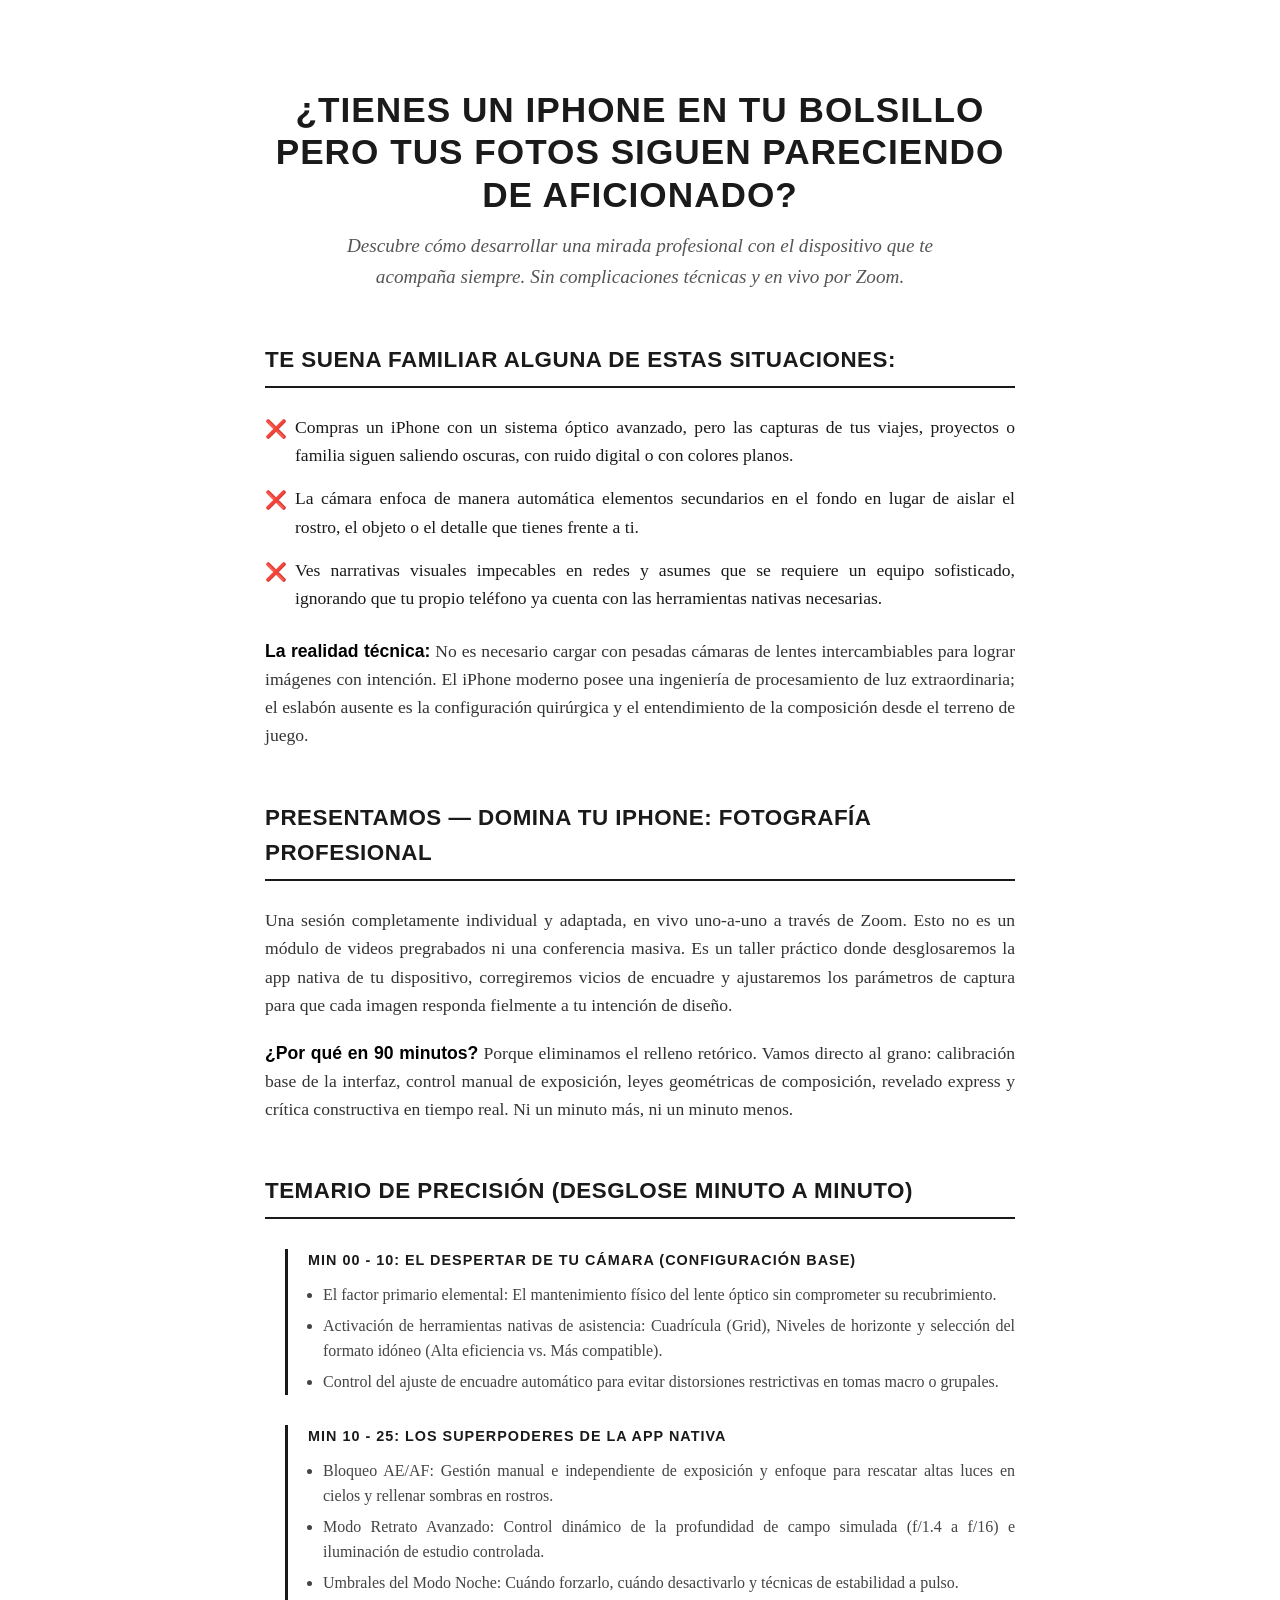
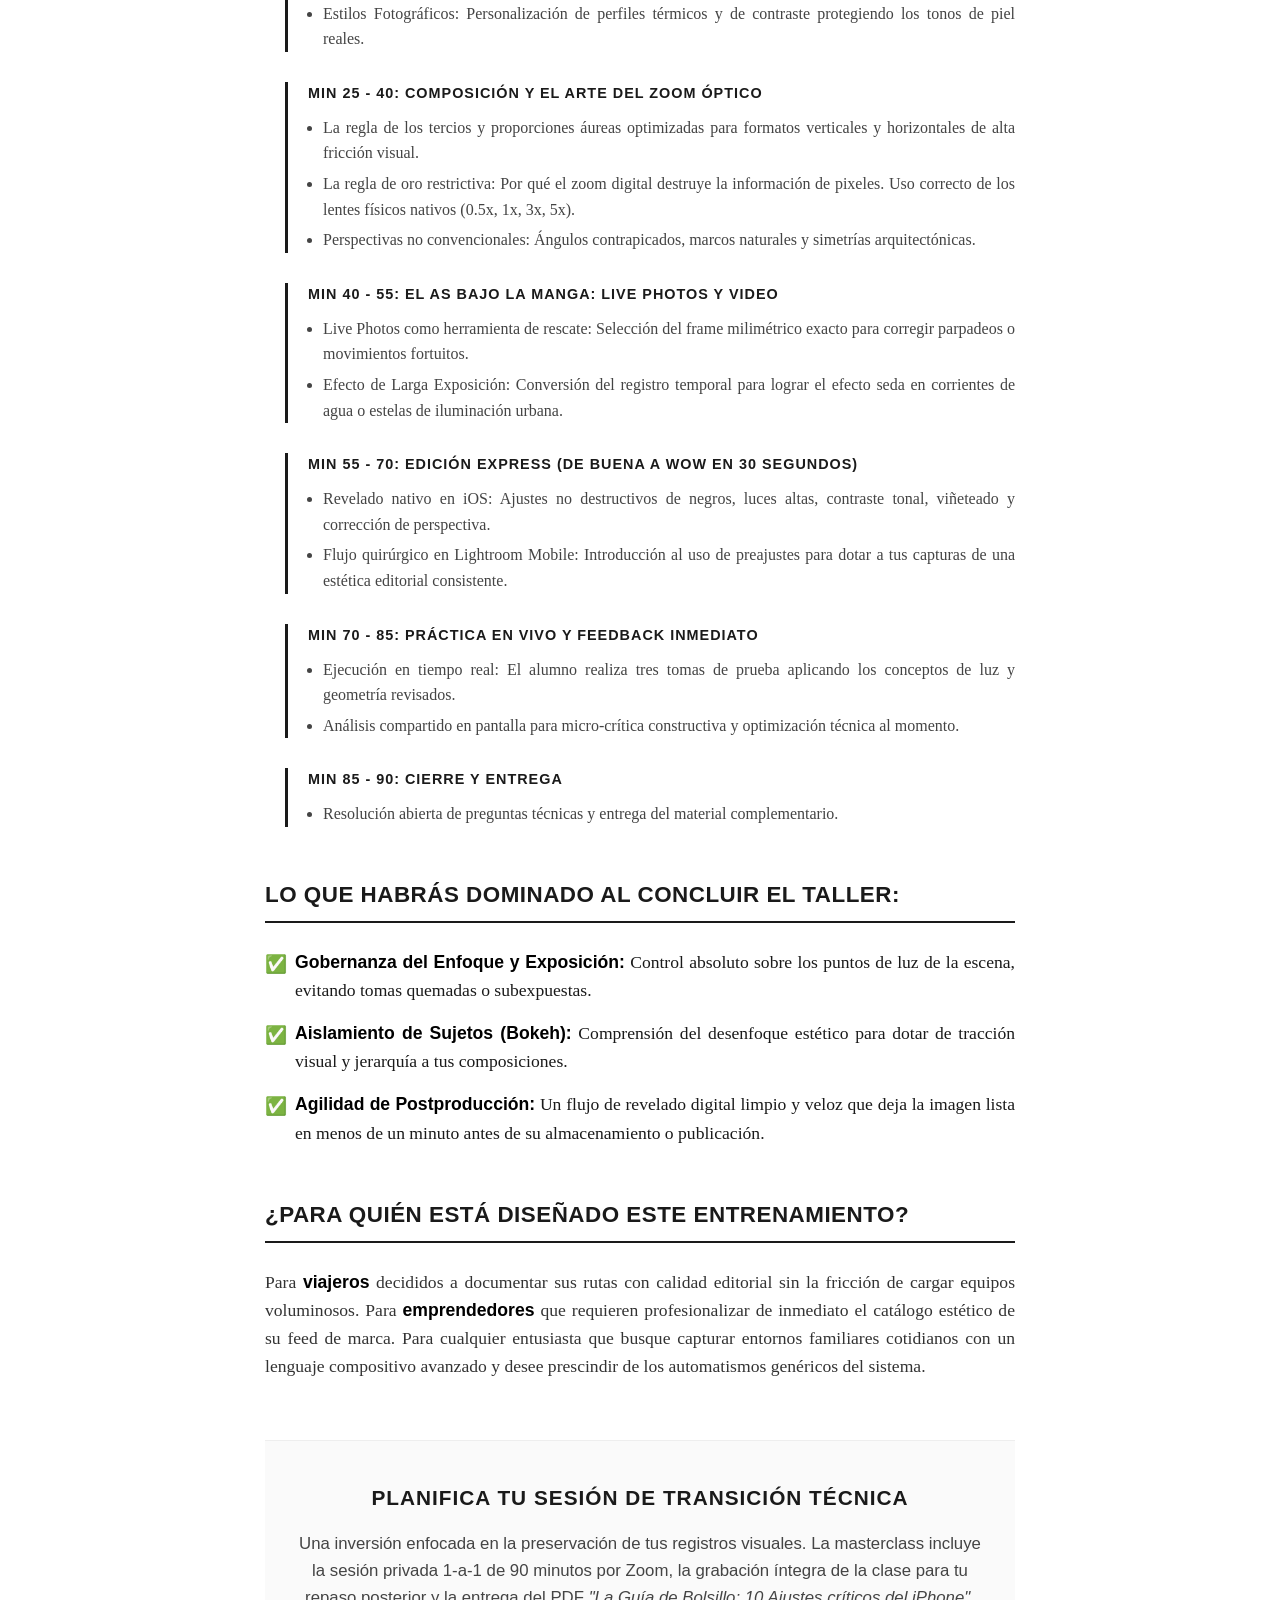
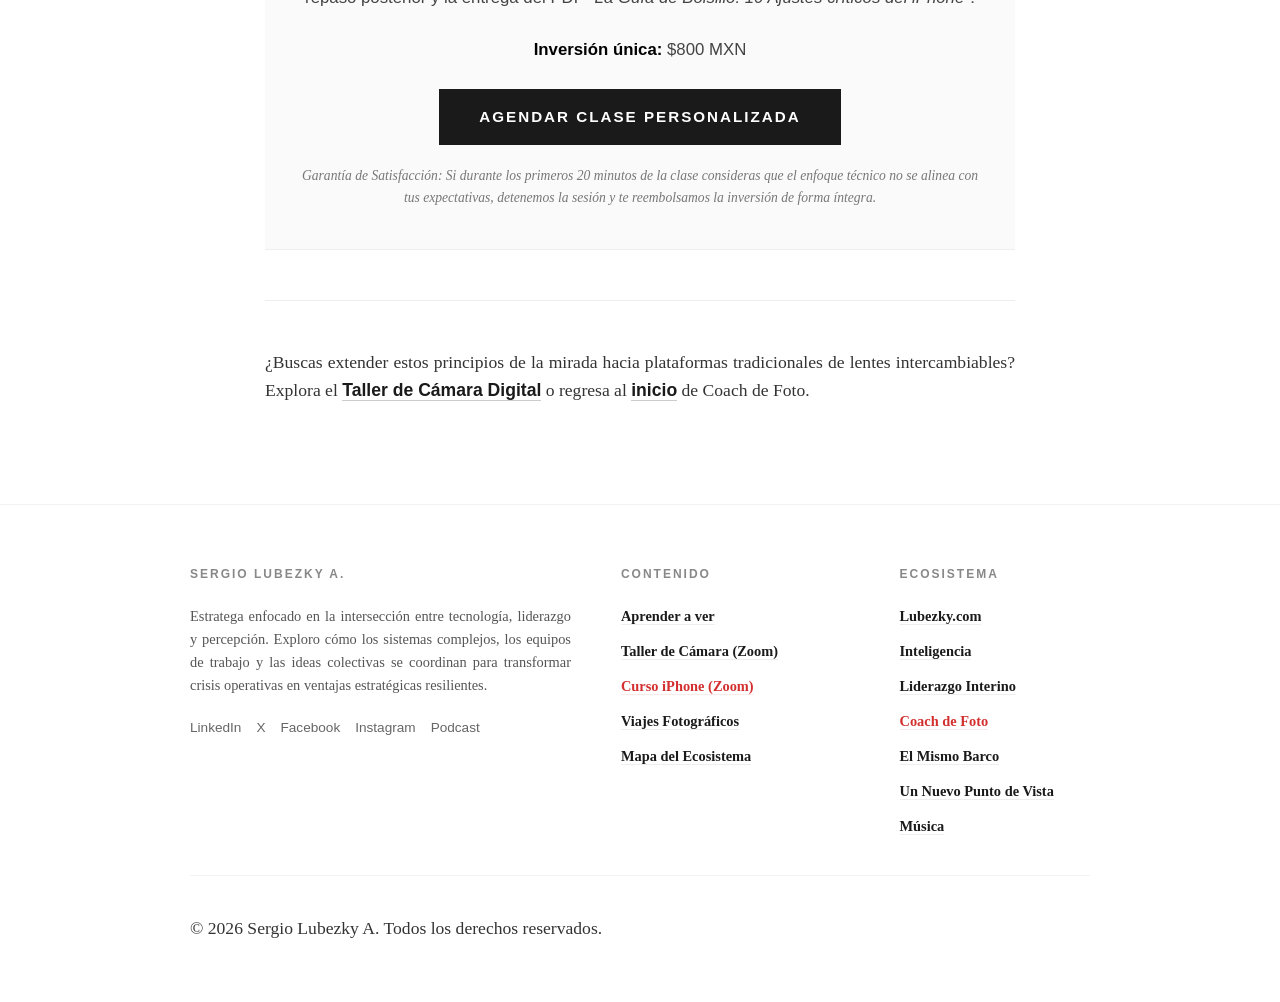
<file: domina-tu-iphone/index.html>
<!DOCTYPE html>
<html lang="es">
<head>
    <meta charset="UTF-8">
    <meta name="viewport" content="width=device-width, initial-scale=1.0">
    <title>Domina tu iPhone: Fotografía Profesional en 90 Minutos | Coach de Foto</title>
    <meta name="description" content="Masterclass personalizada en vivo por Zoom. Descubre cómo configurar y exprimir la cámara de tu iPhone para tomar fotos espectaculares sin complicaciones.">
    <meta name="author" content="Sergio Lubezky">
    <link rel="canonical" href="https://coachdefoto.com/domina-tu-iphone/" />

    <style>
        body { margin: 0; display: flex; flex-direction: column; min-height: 100vh; background-color: #fff; color: #1a1a1a; font-family: 'Helvetica Neue', Arial, sans-serif; line-height: 1.6; -webkit-font-smoothing: antialiased; }
        
        main { flex: 1; display: flex; justify-content: center; padding: 60px 20px 80px 20px; }
        .content-box { width: 100%; max-width: 750px; text-align: left; }
        
        /* Encabezado / Hero Section Limpio */
        h1 { font-size: 2.2rem; font-weight: 800; margin-bottom: 15px; text-transform: uppercase; letter-spacing: 1px; text-align: center; line-height: 1.2; color: #1a1a1a; }
        .subtitle { font-size: 1.2rem; color: #555; text-align: center; margin-bottom: 50px; font-weight: 400; max-width: 650px; margin-left: auto; margin-right: auto; font-family: 'Georgia', serif; font-style: italic; }
        
        p { margin-bottom: 20px; text-align: justify; font-size: 1.1rem; color: #333; font-family: 'Georgia', serif; }
        strong { font-family: 'Helvetica Neue', Arial, sans-serif; font-weight: 700; color: #000; }
        
        /* Listas de Contexto Semántico */
        ul { list-style: none; padding: 0; margin: 25px 0; }
        ul li { font-size: 1.1rem; margin-bottom: 15px; padding-left: 30px; position: relative; text-align: justify; font-family: 'Georgia', serif; }
        ul.pain-list li::before { content: "❌"; position: absolute; left: 0; top: 2px; }
        ul.benefit-list li::before { content: "✅"; position: absolute; left: 0; top: 2px; }
        
        /* Secciones y Temario */
        h2 { font-size: 1.4rem; font-weight: 700; margin-top: 50px; margin-bottom: 25px; letter-spacing: 0.5px; text-transform: uppercase; color: #1a1a1a; border-bottom: 2px solid #1a1a1a; padding-bottom: 8px; }
        
        .timeline { margin: 30px 0 40px 20px; }
        .timeline-item { margin-bottom: 30px; padding-left: 20px; border-left: 3px solid #1a1a1a; text-align: justify; }
        .timeline-item strong { display: block; text-transform: uppercase; font-size: 0.9rem; letter-spacing: 1px; color: #1a1a1a; margin-bottom: 8px; }
        .timeline-item ul { margin: 10px 0 0 0; padding-left: 15px; list-style: disc; }
        .timeline-item ul li { padding-left: 0; margin-bottom: 5px; font-size: 1rem; color: #444; }
        .timeline-item ul li::before { content: none; }

        /* Contenedor CTA Inferior Discreto y Elegante */
        .cta-container { text-align: center; margin: 60px 0 20px 0; padding: 40px 30px; background-color: #fafafa; border-top: 1px solid #eee; border-bottom: 1px solid #eee; }
        .cta-container h3 { font-size: 1.3rem; text-transform: uppercase; letter-spacing: 1px; margin-top: 0; margin-bottom: 15px; font-weight: 700; }
        .cta-container p { text-align: center; font-size: 1.05rem; color: #444; margin-bottom: 25px; font-family: 'Helvetica Neue', Arial, sans-serif; }
        
        .btn-red { display: inline-block; background-color: #1a1a1a; color: #fff !important; padding: 16px 40px; text-decoration: none !important; font-weight: bold; text-transform: uppercase; letter-spacing: 2px; font-size: 0.95rem; border-radius: 0; transition: all 0.3s ease; border: none; }
        .btn-red:hover { background-color: #d32f2f; }
        .guarantee { font-size: 0.85rem; color: #777; margin-top: 20px; font-style: italic; font-family: 'Georgia', serif; }
        
        .navigation-notes { margin-top: 50px; text-align: center; font-size: 1rem; border-top: 1px solid #eee; padding-top: 30px; font-family: 'Georgia', serif; }
        .navigation-notes a { color: #1a1a1a; font-weight: bold; text-decoration: none; border-bottom: 1px solid #ccc; font-family: 'Helvetica Neue', Arial, sans-serif; }
        .navigation-notes a:hover { border-bottom: 1px solid #1a1a1a; }

        /* --- FOOTER UNIFICADO DE DOS COLUMNAS --- */
        footer { padding: 60px 20px 40px 20px; background-color: #ffffff; border-top: 1px solid #f2f2f2; font-family: 'Helvetica Neue', Arial, sans-serif; font-size: 0.9rem; line-height: 1.6; }
        .footer-grid { max-width: 900px; margin: 0 auto; display: grid; grid-template-columns: 2fr 1.2fr 1fr; gap: 50px; text-align: left; }
        @media (max-width: 768px) { .footer-grid { grid-template-columns: 1fr; gap: 35px; text-align: center; } }
        .footer-col h3 { font-size: 0.75rem; text-transform: uppercase; letter-spacing: 2px; color: #888; margin-top: 0; margin-bottom: 20px; }
        .footer-col p { color: #555; margin: 0; font-size: 0.9rem; text-align: justify; line-height: 1.6; }
        .footer-col ul { list-style: none; padding: 0; margin: 0; }
        .footer-col ul li { margin-bottom: 12px; padding-left: 0; font-size: 0.9rem; }
        .footer-col ul li a { color: #1a1a1a; text-decoration: none; font-weight: 600; border-bottom: 1px solid #eee; transition: all 0.3s; }
        .footer-col ul li a:hover { border-bottom: 1px solid #1a1a1a; }
        .footer-col ul li a.current-location { color: #d32f2f !important; border-bottom: 1px solid #f9ebeb; }
        .footer-col ul li a.current-location:hover { border-bottom: 1px solid #d32f2f; }
        .footer-socials { display: flex; gap: 15px; margin-top: 20px; }
        @media (max-width: 768px) { .footer-socials { justify-content: center; } }
        .footer-socials a { color: #666; text-decoration: none; font-size: 0.85rem; font-weight: 500; }
        .footer-socials a:hover { color: #000; }
        
        .footer-bottom { max-width: 900px; margin: 25px auto 0 auto; padding-top: 20px; border-top: 1px solid #f2f2f2; text-align: center; font-size: 0.8rem; color: #999; }
    </style>
</head>
<body>

<main>
    <article class="content-box">
        <h1>¿Tienes un iPhone en tu bolsillo pero tus fotos siguen pareciendo de aficionado?</h1>
        <div class="subtitle">Descubre cómo desarrollar una mirada profesional con el dispositivo que te acompaña siempre. Sin complicaciones técnicas y en vivo por Zoom.</div>

        <h2>Te suena familiar alguna de estas situaciones:</h2>
        <ul class="pain-list">
            <li>Compras un iPhone con un sistema óptico avanzado, pero las capturas de tus viajes, proyectos o familia siguen saliendo oscuras, con ruido digital o con colores planos.</li>
            <li>La cámara enfoca de manera automática elementos secundarios en el fondo en lugar de aislar el rostro, el objeto o el detalle que tienes frente a ti.</li>
            <li>Ves narrativas visuales impecables en redes y asumes que se requiere un equipo sofisticado, ignorando que tu propio teléfono ya cuenta con las herramientas nativas necesarias.</li>
        </ul>

        <p><strong>La realidad técnica:</strong> No es necesario cargar con pesadas cámaras de lentes intercambiables para lograr imágenes con intención. El iPhone moderno posee una ingeniería de procesamiento de luz extraordinaria; el eslabón ausente es la configuración quirúrgica y el entendimiento de la composición desde el terreno de juego.</p>

        <h2>Presentamos — Domina tu iPhone: Fotografía Profesional</h2>
        <p>Una sesión completamente individual y adaptada, en vivo uno-a-uno a través de Zoom. Esto no es un módulo de videos pregrabados ni una conferencia masiva. Es un taller práctico donde desglosaremos la app nativa de tu dispositivo, corregiremos vicios de encuadre y ajustaremos los parámetros de captura para que cada imagen responda fielmente a tu intención de diseño.</p>
        <p><strong>¿Por qué en 90 minutos?</strong> Porque eliminamos el relleno retórico. Vamos directo al grano: calibración base de la interfaz, control manual de exposición, leyes geométricas de composición, revelado express y crítica constructiva en tiempo real. Ni un minuto más, ni un minuto menos.</p>

        <h2>Temario de Precisión (Desglose Minuto a Minuto)</h2>
        <div class="timeline">
            <div class="timeline-item">
                <strong>Min 00 - 10: El Despertar de tu Cámara (Configuración Base)</strong>
                <ul>
                    <li>El factor primario elemental: El mantenimiento físico del lente óptico sin comprometer su recubrimiento.</li>
                    <li>Activación de herramientas nativas de asistencia: Cuadrícula (Grid), Niveles de horizonte y selección del formato idóneo (Alta eficiencia vs. Más compatible).</li>
                    <li>Control del ajuste de encuadre automático para evitar distorsiones restrictivas en tomas macro o grupales.</li>
                </ul>
            </div>
            <div class="timeline-item">
                <strong>Min 10 - 25: Los Superpoderes de la App Nativa</strong>
                <ul>
                    <li>Bloqueo AE/AF: Gestión manual e independiente de exposición y enfoque para rescatar altas luces en cielos y rellenar sombras en rostros.</li>
                    <li>Modo Retrato Avanzado: Control dinámico de la profundidad de campo simulada (f/1.4 a f/16) e iluminación de estudio controlada.</li>
                    <li>Umbrales del Modo Noche: Cuándo forzarlo, cuándo desactivarlo y técnicas de estabilidad a pulso.</li>
                    <li>Estilos Fotográficos: Personalización de perfiles térmicos y de contraste protegiendo los tonos de piel reales.</li>
                </ul>
            </div>
            <div class="timeline-item">
                <strong>Min 25 - 40: Composición y el Arte del Zoom Óptico</strong>
                <ul>
                    <li>La regla de los tercios y proporciones áureas optimizadas para formatos verticales y horizontales de alta fricción visual.</li>
                    <li>La regla de oro restrictiva: Por qué el zoom digital destruye la información de pixeles. Uso correcto de los lentes físicos nativos (0.5x, 1x, 3x, 5x).</li>
                    <li>Perspectivas no convencionales: Ángulos contrapicados, marcos naturales y simetrías arquitectónicas.</li>
                </ul>
            </div>
            <div class="timeline-item">
                <strong>Min 40 - 55: El As bajo la manga: Live Photos y Video</strong>
                <ul>
                    <li>Live Photos como herramienta de rescate: Selección del frame milimétrico exacto para corregir parpadeos o movimientos fortuitos.</li>
                    <li>Efecto de Larga Exposición: Conversión del registro temporal para lograr el efecto seda en corrientes de agua o estelas de iluminación urbana.</li>
                </ul>
            </div>
            <div class="timeline-item">
                <strong>Min 55 - 70: Edición Express (De buena a WOW en 30 segundos)</strong>
                <ul>
                    <li>Revelado nativo en iOS: Ajustes no destructivos de negros, luces altas, contraste tonal, viñeteado y corrección de perspectiva.</li>
                    <li>Flujo quirúrgico en Lightroom Mobile: Introducción al uso de preajustes para dotar a tus capturas de una estética editorial consistente.</li>
                </ul>
            </div>
            <div class="timeline-item">
                <strong>Min 70 - 85: Práctica en Vivo y Feedback Inmediato</strong>
                <ul>
                    <li>Ejecución en tiempo real: El alumno realiza tres tomas de prueba aplicando los conceptos de luz y geometría revisados.</li>
                    <li>Análisis compartido en pantalla para micro-crítica constructiva y optimización técnica al momento.</li>
                </ul>
            </div>
            <div class="timeline-item">
                <strong>Min 85 - 90: Cierre y Entrega</strong>
                <ul>
                    <li>Resolución abierta de preguntas técnicas y entrega del material complementario.</li>
                </ul>
            </div>
        </div>

        <h2>Lo que habrás dominado al concluir el taller:</h2>
        <ul class="benefit-list">
            <li><strong>Gobernanza del Enfoque y Exposición:</strong> Control absoluto sobre los puntos de luz de la escena, evitando tomas quemadas o subexpuestas.</li>
            <li><strong>Aislamiento de Sujetos (Bokeh):</strong> Comprensión del desenfoque estético para dotar de tracción visual y jerarquía a tus composiciones.</li>
            <li><strong>Agilidad de Postproducción:</strong> Un flujo de revelado digital limpio y veloz que deja la imagen lista en menos de un minuto antes de su almacenamiento o publicación.</li>
        </ul>

        <h2>¿Para quién está diseñado este entrenamiento?</h2>
        <p>Para <strong>viajeros</strong> decididos a documentar sus rutas con calidad editorial sin la fricción de cargar equipos voluminosos. Para <strong>emprendedores</strong> que requieren profesionalizar de inmediato el catálogo estético de su feed de marca. Para cualquier entusiasta que busque capturar entornos familiares cotidianos con un lenguaje compositivo avanzado y desee prescindir de los automatismos genéricos del sistema.</p>

        <div class="cta-container">
            <h3>Planifica tu Sesión de Transición Técnica</h3>
            <p>Una inversión enfocada en la preservación de tus registros visuales. La masterclass incluye la sesión privada 1-a-1 de 90 minutos por Zoom, la grabación íntegra de la clase para tu repaso posterior y la entrega del PDF <em>"La Guía de Bolsillo: 10 Ajustes críticos del iPhone"</em>.</p>
            <p><strong>Inversión única:</strong> $800 MXN</p>
            <a href="https://calendly.com/sergiolubezky" target="_blank" class="btn-red">Agendar Clase Personalizada</a>
            <div class="guarantee">Garantía de Satisfacción: Si durante los primeros 20 minutos de la clase consideras que el enfoque técnico no se alinea con tus expectativas, detenemos la sesión y te reembolsamos la inversión de forma íntegra.</div>
        </div>

        <div class="navigation-notes">
            <p>¿Buscas extender estos principios de la mirada hacia plataformas tradicionales de lentes intercambiables? Explora el <a href="/taller-zoom/">Taller de Cámara Digital</a> o regresa al <a href="/">inicio</a> de Coach de Foto.</p>
        </div>
    </article>
</main>

<footer>
    <div class="footer-grid">
        <div class="footer-col">
            <h3>Sergio Lubezky A.</h3>
            <p>Estratega enfocado en la intersección entre tecnología, liderazgo y percepción. Exploro cómo los sistemas complejos, los equipos de trabajo y las ideas colectivas se coordinan para transformar crisis operativas en ventajas estratégicas resilientes.</p>
            <div class="footer-socials">
                <a href="https://www.linkedin.com/in/sergiolubezky/" target="_blank">LinkedIn</a>
                <a href="https://x.com/slubezky" target="_blank">X</a>
                <a href="https://www.facebook.com/sergiolubezky/" target="_blank">Facebook</a>
                <a href="https://www.instagram.com/sergiolubezky/" target="_blank">Instagram</a>
                <a href="https://open.spotify.com/show/1aZSsv60nXP2XbemIVhVqk" target="_blank">Podcast</a>
            </div>
        </div>
        <div class="footer-col">
            <h3>Contenido</h3>
            <ul>
                <li><a href="/como-aprender-a-ver/">Aprender a ver</a></li>
                <li><a href="/taller-zoom/">Taller de Cámara (Zoom)</a></li>
                <li><a href="/domina-tu-iphone/" class="current-location">Curso iPhone (Zoom)</a></li>
                <li><a href="/viajes/">Viajes Fotográficos</a></li>
                <li><a href="https://lubezky.com/mapa/">Mapa del Ecosistema</a></li>
            </ul>
        </div>
        <div class="footer-col">
            <h3>Ecosistema</h3>
            <ul>
                <li><a href="https://lubezky.com">Lubezky.com</a></li>
                <li><a href="https://inteligencia.com">Inteligencia</a></li>
                <li><a href="https://liderazgointerino.com">Liderazgo Interino</a></li>
                <li><a href="https://coachdefoto.com/" class="current-location">Coach de Foto</a></li>
                <li><a href="https://elmismobarco.com">El Mismo Barco</a></li>
                <li><a href="https://unnuevopuntodevista.com">Un Nuevo Punto de Vista</a></li>
                <li><a href="https://musica.sergiolubezky.com">Música</a></li>
            </ul>
        </div>
    </div>
    <div class="footer-bottom">
        <p>© 2026 Sergio Lubezky A. Todos los derechos reservados.</p>
    </div>
</footer>

</body>
</html>
</file>
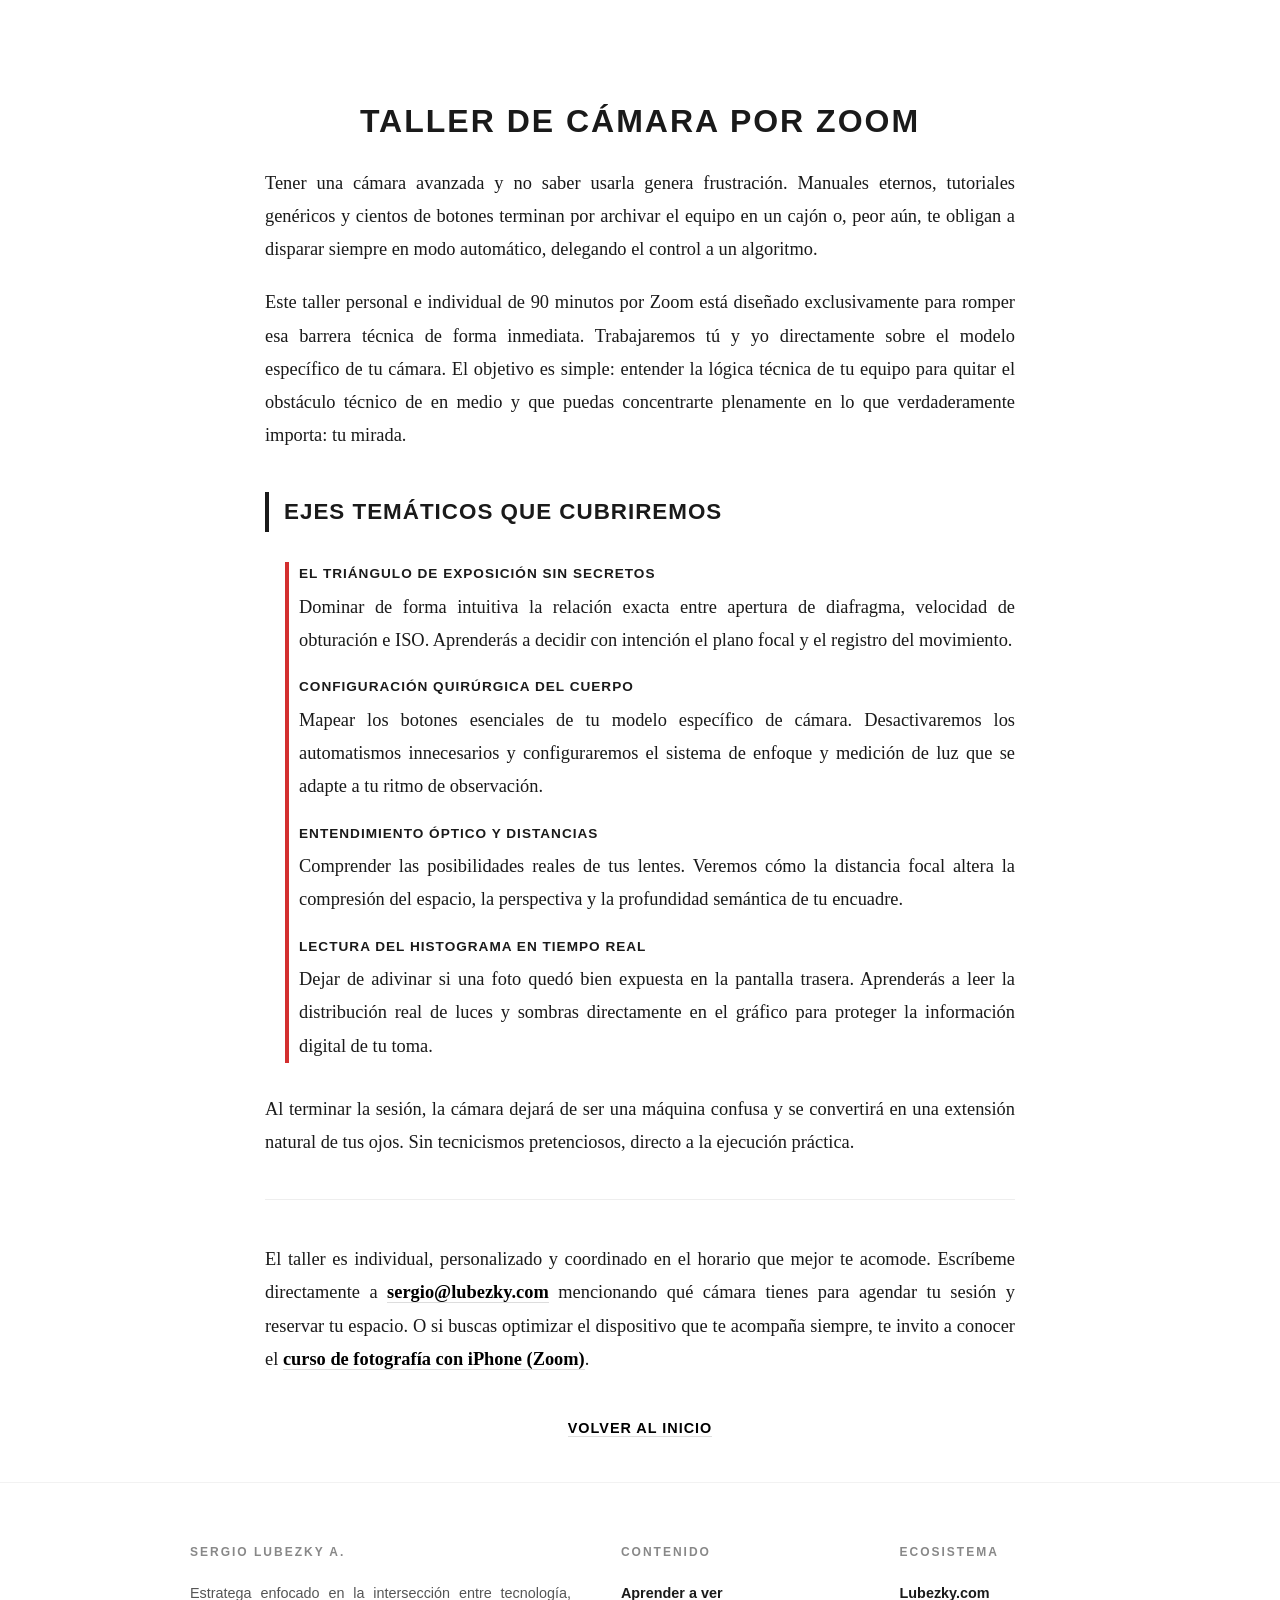
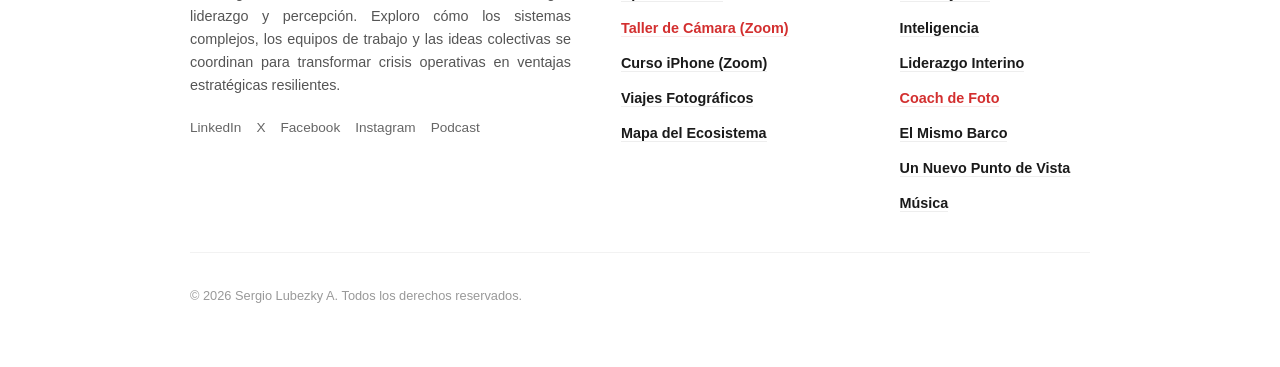
<file: taller-zoom/index.html>
<!DOCTYPE html>
<html lang="es">
<head>
    <meta charset="UTF-8">
    <meta name="viewport" content="width=device-width, initial-scale=1.0">
    <title>Taller Personal de Cámara por Zoom | Coach de Foto</title>
    <meta name="description" content="Domina tu cámara técnica en una sesión personal de 90 minutos por Zoom. Quita la técnica de en medio para enfocarte en tu mirada.">
    <link rel="canonical" href="https://coachdefoto.com/taller-zoom/">

    <style>
        body { margin: 0; display: flex; flex-direction: column; min-height: 100vh; background-color: #fff; color: #1a1a1a; font-family: 'Georgia', serif; line-height: 1.8; -webkit-font-smoothing: antialiased; }
        main { flex: 1; display: flex; align-items: center; justify-content: center; padding: 80px 20px 40px 20px; }
        .content-box { max-width: 750px; font-size: 1.15rem; }
        h1 { font-size: 2rem; font-weight: bold; margin-bottom: 24px; text-transform: uppercase; letter-spacing: 2px; text-align: center; font-family: 'Helvetica Neue', Arial, sans-serif; line-height: 1.3; }
        p { margin-bottom: 20px; text-align: justify; }
        h2 { font-size: 1.4rem; font-weight: bold; margin-top: 40px; margin-bottom: 15px; font-family: 'Helvetica Neue', Arial, sans-serif; border-left: 4px solid #1a1a1a; padding-left: 15px; text-transform: uppercase; letter-spacing: 1px; }
        em { font-style: italic; }

        .content-box a { color: #000; text-decoration: none; font-weight: bold; border-bottom: 1px solid #ddd; transition: border-color 0.3s; }
        .content-box a:hover { border-bottom: 1px solid #1a1a1a; }

        .topics-list { margin: 30px 0 30px 20px; padding-left: 10px; border-left: 4px solid #d32f2f; }
        .topics-list p { text-align: justify; margin-bottom: 15px; }
        .topics-list strong { text-transform: uppercase; font-family: 'Helvetica Neue', Arial, sans-serif; font-size: 0.85rem; letter-spacing: 1px; color: #1a1a1a; display: block; margin-bottom: 4px; }
        
        .cta-section { margin-top: 40px; padding-top: 25px; border-top: 1px solid #eee; }
        .back-nav { margin-top: 40px; text-align: center; font-family: 'Helvetica Neue', Arial, sans-serif; font-size: 0.9rem; letter-spacing: 1px; text-transform: uppercase; }

        footer { padding: 60px 20px 40px 20px; background-color: #ffffff; border-top: 1px solid #f2f2f2; font-family: 'Helvetica Neue', Arial, sans-serif; font-size: 0.9rem; line-height: 1.6; }
        .footer-grid { max-width: 900px; margin: 0 auto; display: grid; grid-template-columns: 2fr 1.2fr 1fr; gap: 50px; text-align: left; }
        @media (max-width: 768px) { .footer-grid { grid-template-columns: 1fr; gap: 35px; text-align: center; } }
        .footer-col h3 { font-size: 0.75rem; text-transform: uppercase; letter-spacing: 2px; color: #888; margin-top: 0; margin-bottom: 20px; }
        .footer-col p { color: #555; margin: 0; font-size: 0.9rem; text-align: justify; line-height: 1.6; }
        .footer-col ul { list-style: none; padding: 0; margin: 0; }
        .footer-col ul li { margin-bottom: 12px; }
        .footer-col ul li a { color: #1a1a1a; text-decoration: none; font-weight: 600; border-bottom: 1px solid #eee; transition: all 0.3s; }
        .footer-col ul li a:hover { border-bottom: 1px solid #1a1a1a; }
        .footer-col ul li a.current-location { color: #d32f2f !important; border-bottom: 1px solid #f9ebeb; }
        .footer-col ul li a.current-location:hover { border-bottom: 1px solid #d32f2f; }
        .footer-socials { display: flex; gap: 15px; margin-top: 20px; }
        @media (max-width: 768px) { .footer-socials { justify-content: center; } }
        .footer-socials a { color: #666; text-decoration: none; font-size: 0.85rem; font-weight: 500; }
        .footer-socials a:hover { color: #000; }
        
        .footer-bottom { max-width: 900px; margin: 25px auto 0 auto; padding-top: 20px; border-top: 1px solid #f2f2f2; text-align: center; font-size: 0.8rem; color: #999; }
    </style>
</head>
<body>

<main>
    <div class="content-box">
        <h1>Taller de cámara por Zoom</h1>

        <p>Tener una cámara avanzada y no saber usarla genera frustración. Manuales eternos, tutoriales genéricos y cientos de botones terminan por archivar el equipo en un cajón o, peor aún, te obligan a disparar siempre en modo automático, delegando el control a un algoritmo.</p>
        
        <p>Este taller personal e individual de 90 minutos por Zoom está diseñado exclusivamente para romper esa barrera técnica de forma inmediata. Trabajaremos tú y yo directamente sobre el modelo específico de tu cámara. El objetivo es simple: entender la lógica técnica de tu equipo para quitar el obstáculo técnico de en medio y que puedas concentrarte plenamente en lo que verdaderamente importa: tu mirada.</p>

        <h2>Ejes temáticos que cubriremos</h2>
        
        <div class="topics-list">
            <p>
                <strong>El triángulo de exposición sin secretos</strong>
                Dominar de forma intuitiva la relación exacta entre apertura de diafragma, velocidad de obturación e ISO. Aprenderás a decidir con intención el plano focal y el registro del movimiento.
            </p>
            <p>
                <strong>Configuración quirúrgica del cuerpo</strong>
                Mapear los botones esenciales de tu modelo específico de cámara. Desactivaremos los automatismos innecesarios y configuraremos el sistema de enfoque y medición de luz que se adapte a tu ritmo de observación.
            </p>
            <p>
                <strong>Entendimiento óptico y distancias</strong>
                Comprender las posibilidades reales de tus lentes. Veremos cómo la distancia focal altera la compresión del espacio, la perspectiva y la profundidad semántica de tu encuadre.
            </p>
            <p>
                <strong>Lectura del histograma en tiempo real</strong>
                Dejar de adivinar si una foto quedó bien expuesta en la pantalla trasera. Aprenderás a leer la distribución real de luces y sombras directamente en el gráfico para proteger la información digital de tu toma.
            </p>
        </div>

        <p>Al terminar la sesión, la cámara dejará de ser una máquina confusa y se convertirá en una extensión natural de tus ojos. Sin tecnicismos pretenciosos, directo a la ejecución práctica.</p>

        <div class="cta-section">
            <p>El taller es individual, personalizado y coordinado en el horario que mejor te acomode. Escríbeme directamente a <a href="mailto:sergio@lubezky.com"><strong>sergio@lubezky.com</strong></a> mencionando qué cámara tienes para agendar tu sesión y reservar tu espacio. O si buscas optimizar el dispositivo que te acompaña siempre, te invito a conocer el <a href="/domina-tu-iphone/"><strong>curso de fotografía con iPhone (Zoom)</strong></a>.</p>
        </div>

        <div class="back-nav">
            <a href="/">Volver al inicio</a>
        </div>
    </div>
</main>

<footer>
    <div class="footer-grid">
        <div class="footer-col">
            <h3>Sergio Lubezky A.</h3>
            <p>Estratega enfocado en la intersección entre tecnología, liderazgo y percepción. Exploro cómo los sistemas complejos, los equipos de trabajo y las ideas colectivas se coordinan para transformar crisis operativas en ventajas estratégicas resilientes.</p>
            <div class="footer-socials">
                <a href="https://www.linkedin.com/in/sergiolubezky/" target="_blank">LinkedIn</a>
                <a href="https://x.com/slubezky" target="_blank">X</a>
                <a href="https://www.facebook.com/sergiolubezky/" target="_blank">Facebook</a>
                <a href="https://www.instagram.com/sergiolubezky/" target="_blank">Instagram</a>
                <a href="https://open.spotify.com/show/1aZSsv60nXP2XbemIVhVqk" target="_blank">Podcast</a>
            </div>
        </div>
        <div class="footer-col">
            <h3>Contenido</h3>
            <ul>
                <li><a href="/como-aprender-a-ver/">Aprender a ver</a></li>
                <li><a href="/taller-zoom/" class="current-location">Taller de Cámara (Zoom)</a></li>
                <li><a href="/domina-tu-iphone/">Curso iPhone (Zoom)</a></li>
                <li><a href="/viajes/">Viajes Fotográficos</a></li>
                <li><a href="https://lubezky.com/mapa/">Mapa del Ecosistema</a></li>
            </ul>
        </div>
        <div class="footer-col">
            <h3>Ecosistema</h3>
            <ul>
                <li><a href="https://lubezky.com">Lubezky.com</a></li>
                <li><a href="https://inteligencia.com">Inteligencia</a></li>
                <li><a href="https://liderazgointerino.com">Liderazgo Interino</a></li>
                <li><a href="https://coachdefoto.com/" class="current-location">Coach de Foto</a></li>
                <li><a href="https://elmismobarco.com">El Mismo Barco</a></li>
                <li><a href="https://unnuevopuntodevista.com">Un Nuevo Punto de Vista</a></li>
                <li><a href="https://musica.sergiolubezky.com">Música</a></li>
            </ul>
        </div>
    </div>
    <div class="footer-bottom">
        <p>© 2026 Sergio Lubezky A. Todos los derechos reservados.</p>
    </div>
</footer>

</body>
</html>
</file>
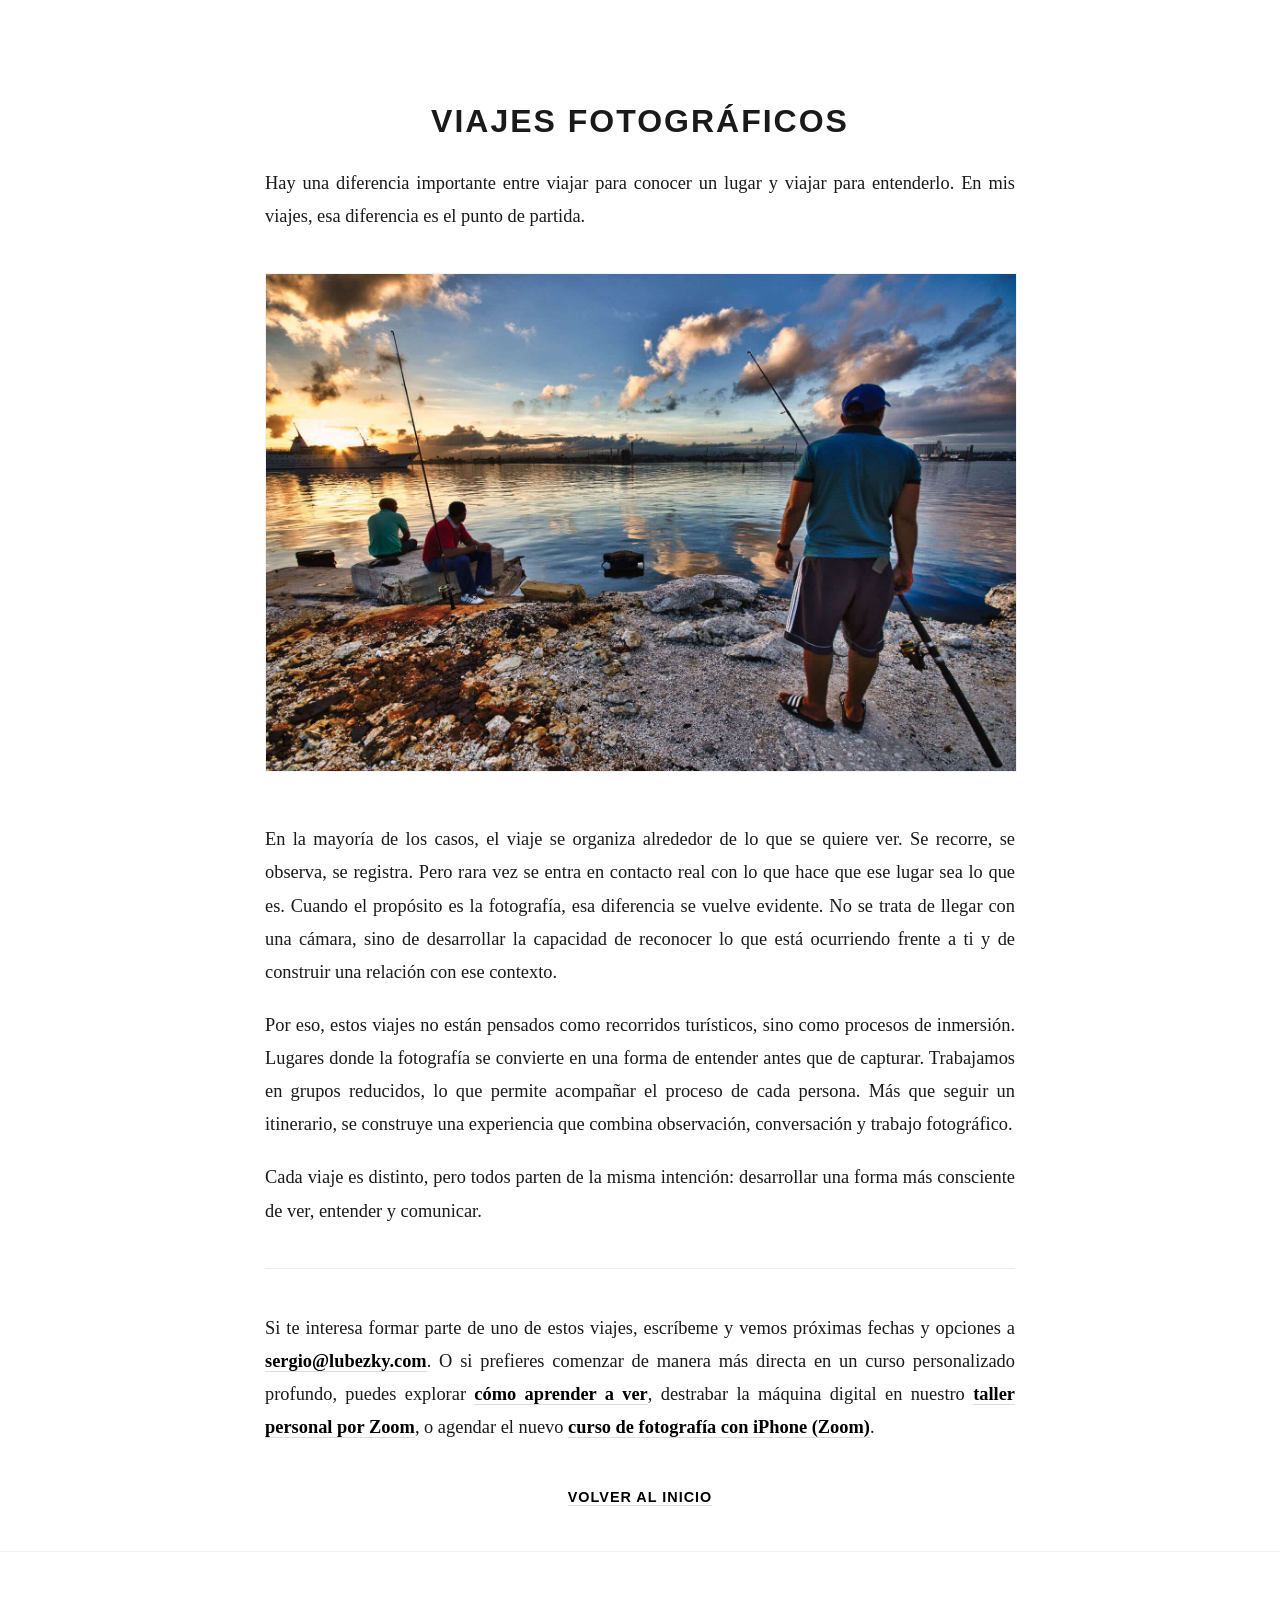
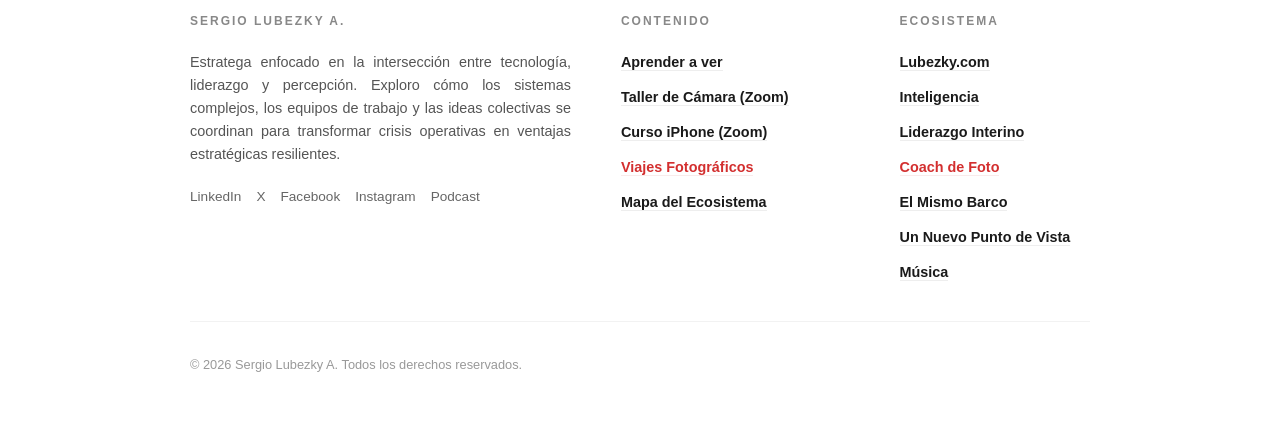
<file: viajes/index.html>
<!DOCTYPE html>
<html lang="es">
<head>
    <meta charset="UTF-8">
    <meta name="viewport" content="width=device-width, initial-scale=1.0">
    <title>Viajes | Coach de Foto</title>
    <meta name="description" content="Viajes fotográficos como procesos de inmersión para aprender a ver, entender y comunicar desde la experiencia.">
    <link rel="canonical" href="https://coachdefoto.com/viajes/">

    <style>
        body { margin: 0; display: flex; flex-direction: column; min-height: 100vh; background-color: #fff; color: #1a1a1a; font-family: 'Georgia', serif; line-height: 1.8; -webkit-font-smoothing: antialiased; }
        main { flex: 1; display: flex; align-items: center; justify-content: center; padding: 80px 20px 40px 20px; }
        .content-box { max-width: 750px; font-size: 1.15rem; }
        h1 { font-size: 2rem; font-weight: bold; margin-bottom: 24px; text-transform: uppercase; letter-spacing: 2px; text-align: center; font-family: 'Helvetica Neue', Arial, sans-serif; line-height: 1.3; }
        p { margin-bottom: 20px; text-align: justify; }
        em { font-style: italic; }

        .content-box a { color: #000; text-decoration: none; font-weight: bold; border-bottom: 1px solid #ddd; transition: border-color 0.3s; }
        .content-box a:hover { border-bottom: 1px solid #1a1a1a; }

        .image { margin: 40px 0; width: 100%; }
        .image img { width: 100%; height: auto; border: 1px solid #f2f2f2; }
        
        .cta-section { margin-top: 40px; padding-top: 25px; border-top: 1px solid #eee; }
        .back-nav { margin-top: 40px; text-align: center; font-family: 'Helvetica Neue', Arial, sans-serif; font-size: 0.9rem; letter-spacing: 1px; text-transform: uppercase; }

        footer { padding: 60px 20px 40px 20px; background-color: #ffffff; border-top: 1px solid #f2f2f2; font-family: 'Helvetica Neue', Arial, sans-serif; font-size: 0.9rem; line-height: 1.6; }
        .footer-grid { max-width: 900px; margin: 0 auto; display: grid; grid-template-columns: 2fr 1.2fr 1fr; gap: 50px; text-align: left; }
        @media (max-width: 768px) { .footer-grid { grid-template-columns: 1fr; gap: 35px; text-align: center; } }
        .footer-col h3 { font-size: 0.75rem; text-transform: uppercase; letter-spacing: 2px; color: #888; margin-top: 0; margin-bottom: 20px; }
        .footer-col p { color: #555; margin: 0; font-size: 0.9rem; text-align: justify; line-height: 1.6; }
        .footer-col ul { list-style: none; padding: 0; margin: 0; }
        .footer-col ul li { margin-bottom: 12px; }
        .footer-col ul li a { color: #1a1a1a; text-decoration: none; font-weight: 600; border-bottom: 1px solid #eee; transition: all 0.3s; }
        .footer-col ul li a:hover { border-bottom: 1px solid #1a1a1a; }
        .footer-col ul li a.current-location { color: #d32f2f !important; border-bottom: 1px solid #f9ebeb; }
        .footer-col ul li a.current-location:hover { border-bottom: 1px solid #d32f2f; }
        .footer-socials { display: flex; gap: 15px; margin-top: 20px; }
        @media (max-width: 768px) { .footer-socials { justify-content: center; } }
        .footer-socials a { color: #666; text-decoration: none; font-size: 0.85rem; font-weight: 500; }
        .footer-socials a:hover { color: #000; }
        
        .footer-bottom { max-width: 900px; margin: 25px auto 0 auto; padding-top: 20px; border-top: 1px solid #f2f2f2; text-align: center; font-size: 0.8rem; color: #999; }
    </style>
</head>
<body>

<main>
    <div class="content-box">
        <h1>Viajes Fotográficos</h1>

        <p>Hay una diferencia importante entre viajar para conocer un lugar y viajar para entenderlo. En mis viajes, esa diferencia es el punto de partida.</p>

        <div class="image">
            <img src="/viajes.jpg" alt="Viajes fotográficos en La Habana - Sergio Lubezky" loading="lazy">
        </div>

        <p>En la mayoría de los casos, el viaje se organiza alrededor de lo que se quiere ver. Se recorre, se observa, se registra. Pero rara vez se entra en contacto real con lo que hace que ese lugar sea lo que es. Cuando el propósito es la fotografía, esa diferencia se vuelve evidente. No se trata de llegar con una cámara, sino de desarrollar la capacidad de reconocer lo que está ocurriendo frente a ti y de construir una relación con ese contexto.</p>

        <p>Por eso, estos viajes no están pensados como recorridos turísticos, sino como procesos de inmersión. Lugares donde la fotografía se convierte en una forma de entender antes que de capturar. Trabajamos en grupos reducidos, lo que permite acompañar el proceso de cada persona. Más que seguir un itinerario, se construye una experiencia que combina observación, conversación y trabajo fotográfico.</p>

        <p>Cada viaje es distinto, pero todos parten de la misma intención: desarrollar una forma más consciente de ver, entender y comunicar.</p>

        <div class="cta-section">
            <p>Si te interesa formar parte de uno de estos viajes, escríbeme y vemos próximas fechas y opciones a <a href="mailto:sergio@lubezky.com"><strong>sergio@lubezky.com</strong></a>. O si prefieres comenzar de manera más directa en un curso personalizado profundo, puedes explorar <a href="/como-aprender-a-ver/"><strong>cómo aprender a ver</strong></a>, destrabar la máquina digital en nuestro <a href="/taller-zoom/"><strong>taller personal por Zoom</strong></a>, o agendar el nuevo <a href="/domina-tu-iphone/"><strong>curso de fotografía con iPhone (Zoom)</strong></a>.</p>
        </div>

        <div class="back-nav">
            <a href="/">Volver al inicio</a>
        </div>
    </div>
</main>

<footer>
    <div class="footer-grid">
        <div class="footer-col">
            <h3>Sergio Lubezky A.</h3>
            <p>Estratega enfocado en la intersección entre tecnología, liderazgo y percepción. Exploro cómo los sistemas complejos, los equipos de trabajo y las ideas colectivas se coordinan para transformar crisis operativas en ventajas estratégicas resilientes.</p>
            <div class="footer-socials">
                <a href="https://www.linkedin.com/in/sergiolubezky/" target="_blank">LinkedIn</a>
                <a href="https://x.com/slubezky" target="_blank">X</a>
                <a href="https://www.facebook.com/sergiolubezky/" target="_blank">Facebook</a>
                <a href="https://www.instagram.com/sergiolubezky/" target="_blank">Instagram</a>
                <a href="https://open.spotify.com/show/1aZSsv60nXP2XbemIVhVqk" target="_blank">Podcast</a>
            </div>
        </div>
        <div class="footer-col">
            <h3>Contenido</h3>
            <ul>
                <li><a href="/como-aprender-a-ver/">Aprender a ver</a></li>
                <li><a href="/taller-zoom/">Taller de Cámara (Zoom)</a></li>
                <li><a href="/domina-tu-iphone/">Curso iPhone (Zoom)</a></li>
                <li><a href="/viajes/" class="current-location">Viajes Fotográficos</a></li>
                <li><a href="https://lubezky.com/mapa/">Mapa del Ecosistema</a></li>
            </ul>
        </div>
        <div class="footer-col">
            <h3>Ecosistema</h3>
            <ul>
                <li><a href="https://lubezky.com">Lubezky.com</a></li>
                <li><a href="https://inteligencia.com">Inteligencia</a></li>
                <li><a href="https://liderazgointerino.com">Liderazgo Interino</a></li>
                <li><a href="https://coachdefoto.com/" class="current-location">Coach de Foto</a></li>
                <li><a href="https://elmismobarco.com">El Mismo Barco</a></li>
                <li><a href="https://unnuevopuntodevista.com">Un Nuevo Punto de Vista</a></li>
                <li><a href="https://musica.sergiolubezky.com">Música</a></li>
            </ul>
        </div>
    </div>
    <div class="footer-bottom">
        <p>© 2026 Sergio Lubezky A. Todos los derechos reservados.</p>
    </div>
</footer>

</body>
</html>
</file>
<file: style.css>
/* coachdefoto.com — Sergio Lubezky
   Sin frameworks, sin JavaScript, sin fuentes externas.
   Solo dos tamaños de letra en las secciones:
   --fs-title (títulos) y --fs-body (contenido). */

:root {
  --bg: #ffffff;
  --ink: #222222;
  --muted: #5b5f66;
  --line: #e4e4e4;
  --accent: #1f3fd0;
  --accent-dark: #162fa8;
  --serif: "Iowan Old Style", "Palatino Linotype", Palatino, "Book Antiqua", Georgia, serif;
  --sans: system-ui, -apple-system, "Segoe UI", Roboto, "Helvetica Neue", Arial, sans-serif;
  --wrap: 1080px;
  --fs-body: 1.0625rem;
  --fs-title: clamp(1.75rem, 4.5vw, 2.5rem);
  --fs-hero: clamp(2.25rem, 7vw, 4.25rem);
  --menu-h: 76px;
}

*, *::before, *::after { box-sizing: border-box; }

html {
  -webkit-text-size-adjust: 100%;
  text-size-adjust: 100%;
  scroll-padding-top: 16px;
}

@media (prefers-reduced-motion: no-preference) {
  html { scroll-behavior: smooth; }
}

body {
  margin: 0;
  padding-bottom: 88px; /* espacio para el botón flotante en celular */
  background: var(--bg);
  color: var(--ink);
  font-family: var(--sans);
  font-size: var(--fs-body);
  line-height: 1.6;
}

img { display: block; max-width: 100%; height: auto; }

a { color: var(--accent); text-underline-offset: 3px; }
a:hover { color: var(--accent-dark); }

:focus-visible {
  outline: 3px solid var(--accent);
  outline-offset: 3px;
}

.skip {
  position: absolute;
  left: -9999px;
  top: 8px;
  padding: 8px 14px;
  background: var(--ink);
  color: #fff;
}
.skip:focus { left: 8px; z-index: 10; }

.wrap {
  width: 100%;
  max-width: var(--wrap);
  margin: 0 auto;
  padding: 0 24px;
}

/* Encabezado (sobre la portada) */
.site-header {
  position: absolute;
  top: 0;
  left: 0;
  right: 0;
  z-index: 4;
  padding: 16px 0;
}
.site-header .wrap {
  display: flex;
  align-items: center;
  justify-content: space-between;
  gap: 16px;
}
.brand {
  display: flex;
  align-items: center;
  gap: 10px;
  color: #fff;
  font-family: var(--serif);
  font-size: 1.2rem;
  text-decoration: none;
  text-shadow: 0 1px 10px rgba(0, 0, 0, 0.45);
}
.brand img { width: 44px; height: 44px; }
.brand:hover { color: #fff; }
.nav {
  display: flex;
  align-items: center;
  gap: 24px;
  font-size: 0.95rem;
  text-shadow: 0 1px 10px rgba(0, 0, 0, 0.45);
}
.nav a { color: rgba(255, 255, 255, 0.9); text-decoration: none; }
.nav a:hover { color: #fff; text-decoration: underline; text-underline-offset: 4px; }
.nav .nav-wa { color: #fff; font-weight: 600; }
.nav-extra { display: none; }

/* Botones */
.btn {
  display: inline-block;
  padding: 0.85em 1.5em;
  background: var(--accent);
  color: #fff;
  font-weight: 600;
  line-height: 1.2;
  text-decoration: none;
  border-radius: 6px;
}
.btn:hover { background: var(--accent-dark); color: #fff; }
.btn-line {
  background: transparent;
  color: var(--accent);
  box-shadow: inset 0 0 0 2px var(--accent);
}
.btn-line:hover { background: var(--accent); color: #fff; }

/* Portada a pantalla completa.
   Dos filas: la de arriba llega hasta el horizonte de la foto (68 %),
   y el título queda centrado entre el menú y el horizonte.
   Los botones van abajo, sobre el mar. */
.hero {
  position: relative;
  display: grid;
  grid-template-rows: 68fr 32fr;
  min-height: 520px;
  min-height: min(100vh, 1200px);
  min-height: min(100svh, 1200px);
  overflow: hidden;
  color: #fff;
  background: #2b2140;
}
.hero picture {
  position: absolute;
  inset: 0;
}
.hero-bg {
  width: 100%;
  height: 100%;
  object-fit: cover;
  object-position: 50% 58%;
}
.hero::after {
  content: "";
  position: absolute;
  inset: 0;
  background:
    linear-gradient(to right, rgba(0, 0, 0, 0.5) 0, rgba(0, 0, 0, 0.36) 36%, rgba(0, 0, 0, 0) 64%),
    linear-gradient(to bottom, rgba(0, 0, 0, 0.3) 0, rgba(0, 0, 0, 0) 28%,
      rgba(0, 0, 0, 0) 76%, rgba(0, 0, 0, 0.3) 100%);
}
.hero > .wrap {
  position: relative;
  z-index: 2;
  text-shadow: 0 1px 14px rgba(0, 0, 0, 0.45);
}
.hero-top {
  grid-row: 1;
  display: flex;
  flex-direction: column;
  justify-content: center;
  padding-top: var(--menu-h);
}
.hero-bottom {
  grid-row: 2;
  display: flex;
  flex-direction: column;
  justify-content: flex-end;
  padding-bottom: 56px;
}
.hero h1 {
  max-width: 15em;
  margin: 0 0 20px;
  font-family: var(--serif);
  font-weight: 500;
  font-size: var(--fs-hero);
  line-height: 1.08;
  letter-spacing: -0.01em;
}
.hero .lead {
  max-width: 38em;
  margin: 0;
  font-size: var(--fs-body);
  color: rgba(255, 255, 255, 0.95);
}
.hero .lead-m { display: none; }
.hero-actions {
  display: flex;
  flex-wrap: wrap;
  align-items: center;
  gap: 16px 28px;
}
.hero .btn { background: #fff; color: var(--accent); text-shadow: none; }
.hero .btn:hover { background: #e9edff; color: var(--accent-dark); }
.hero .hero-link { color: #fff; text-underline-offset: 4px; }
.hero .hero-link:hover { color: #fff; }

/* Secciones */
.section {
  padding: 64px 0;
}
.section h2 {
  max-width: 18em;
  margin: 0 0 20px;
  font-family: var(--serif);
  font-weight: 500;
  font-size: var(--fs-title);
  line-height: 1.15;
}
.section p {
  max-width: 38em;
  margin: 0 0 16px;
  font-size: var(--fs-body);
}
.section-border { border-top: 1px solid var(--line); }

.stack > div + div { margin-top: 48px; }

/* Sesiones */
.section .sessions-intro { margin-bottom: 24px; }
.session {
  display: grid;
  gap: 20px;
  padding: 32px 0;
  border-top: 1px solid var(--line);
}
.session-label {
  margin: 0 0 4px;
  color: var(--muted);
}
.session h3 {
  margin: 0 0 8px;
  font-family: var(--serif);
  font-weight: 600;
  font-size: var(--fs-body);
  line-height: 1.3;
}
.session p { max-width: 30em; margin: 0; }
.session-photo {
  width: 100%;
  aspect-ratio: 4 / 3;
  object-fit: cover;
}
.pos-top { object-position: 50% 30%; }
.pos-mid { object-position: 50% 55%; }
.pos-low { object-position: 50% 45%; }
.section .format {
  max-width: none;
  margin: 8px 0 0;
  padding-top: 24px;
  border-top: 1px solid var(--line);
}

/* Sobre mí */
.about {
  display: grid;
  gap: 28px;
}
.about-photo {
  width: 100%;
  max-width: 380px;
  aspect-ratio: 4 / 5;
  object-fit: cover;
  object-position: 50% 15%;
}

/* Galería */
.gallery {
  display: grid;
  grid-template-columns: repeat(2, 1fr);
  gap: 8px;
  margin-top: 28px;
}
.gallery a { display: block; }
.gallery img {
  width: 100%;
  aspect-ratio: 4 / 3;
  object-fit: cover;
}
.section .gallery-link { max-width: none; margin: 24px 0 0; }

/* Más allá de las clases */
.section .more-actions {
  display: flex;
  flex-wrap: wrap;
  align-items: center;
  gap: 16px 28px;
  max-width: none;
  margin: 24px 0 0;
}


/* Etapas del coaching */
.phases {
  display: grid;
  gap: 0;
  margin: 28px 0 0;
  padding: 0;
  list-style: none;
}
.phases li {
  padding: 20px 0;
  border-top: 1px solid var(--line);
}
.phases .phase-n {
  margin: 0 0 4px;
  color: var(--muted);
}
.phases h3 {
  margin: 0 0 8px;
  font-family: var(--serif);
  font-weight: 600;
  font-size: var(--fs-body);
  line-height: 1.3;
}
.phases p { margin: 0; }
.section .note { margin-top: 28px; }

/* Viajes */
.trips {
  display: grid;
  gap: 40px;
  margin-top: 32px;
}
.trip img {
  width: 100%;
  aspect-ratio: 4 / 3;
  object-fit: cover;
  margin-bottom: 16px;
}
.trip h3 {
  margin: 0 0 8px;
  font-family: var(--serif);
  font-weight: 600;
  font-size: var(--fs-body);
  line-height: 1.3;
}
.section .trip p { margin: 0; }
.section .trips-cta { margin-top: 32px; }

/* Preguntas */
.faq { max-width: 44em; }
.faq details {
  border-top: 1px solid var(--line);
}
.faq details:last-child { border-bottom: 1px solid var(--line); }
.faq summary {
  display: flex;
  justify-content: space-between;
  gap: 16px;
  padding: 18px 0;
  font-weight: 600;
  cursor: pointer;
  list-style: none;
}
.faq summary::-webkit-details-marker { display: none; }
.faq summary::after {
  content: "+";
  color: var(--muted);
  font-weight: 400;
  line-height: 1;
}
.faq details[open] summary::after { content: "\2212"; }
.faq details p { margin: 0 0 20px; color: var(--muted); }

/* Contacto */
.contact { padding-bottom: 80px; }
.contact p { margin-bottom: 28px; }

/* Pie */
.site-footer {
  padding: 32px 0 28px;
  border-top: 1px solid var(--line);
  color: var(--muted);
  font-size: 0.95rem;
}
.footer-grid {
  display: flex;
  flex-wrap: wrap;
  align-items: center;
  justify-content: space-between;
  gap: 12px 32px;
}
.footer-links {
  display: flex;
  flex-wrap: wrap;
  gap: 8px 24px;
}
.site-footer a { color: var(--muted); }
.site-footer a:hover { color: var(--ink); }
.social { display: flex; gap: 4px; }
.social a {
  display: flex;
  align-items: center;
  justify-content: center;
  width: 44px;
  height: 44px;
  margin: -6px 0;
}
.site-footer .copy {
  flex-basis: 100%;
  max-width: none;
  margin: 0;
}

/* Transparencia y políticas de privacidad (dentro del pie) */
.legal {
  flex-basis: 100%;
  border-top: 1px solid var(--line);
  padding-top: 4px;
}
.legal summary {
  display: flex;
  justify-content: space-between;
  gap: 16px;
  padding: 10px 0 2px;
  color: var(--ink);
  font-weight: 600;
  cursor: pointer;
  list-style: none;
}
.legal summary::-webkit-details-marker { display: none; }
.legal summary::after { content: "+"; font-weight: 400; line-height: 1; }
.legal[open] summary::after { content: "\2212"; }
.legal-body { max-width: 52em; padding-bottom: 8px; }
.legal-body p, .legal-body ul { margin: 0 0 10px; }
.legal-body ul { padding-left: 1.2em; }
.legal-body strong { color: var(--ink); }

/* Botón flotante de WhatsApp (solo celular) */
.wa-float {
  position: fixed;
  left: 16px;
  right: 16px;
  bottom: calc(16px + env(safe-area-inset-bottom, 0px));
  z-index: 5;
  text-align: center;
  box-shadow: 0 2px 14px rgba(0, 0, 0, 0.22);
}

/* Celular */
@media (max-width: 759px) {
  .nav { display: none; }
  .hero .btn, .hero .hero-link { display: none; }
  .hero .lead-d { display: none; }
  .hero .lead-m { display: block; }
  .hero-bottom { padding-bottom: 96px; }
  .hero::after {
    background: linear-gradient(to bottom,
      rgba(0, 0, 0, 0.44) 0, rgba(0, 0, 0, 0.36) 40%, rgba(0, 0, 0, 0.14) 58%,
      rgba(0, 0, 0, 0.3) 78%, rgba(0, 0, 0, 0.52) 100%);
  }
  #para-quien { padding-bottom: 28px; }
  #sesiones { padding-top: 40px; }
}

/* Tablet y escritorio */
@media (min-width: 760px) {
  :root { --fs-body: 1.125rem; --menu-h: 92px; }
  body { padding-bottom: 0; }
  .wa-float { display: none; }

  .site-header { padding: 24px 0; }
  .section { padding: 88px 0; }

  .session {
    grid-template-columns: 1fr 1fr;
    align-items: center;
    gap: 64px;
  }

  .about {
    grid-template-columns: 380px 1fr;
    gap: 64px;
    align-items: start;
  }

  .gallery { grid-template-columns: repeat(4, 1fr); gap: 16px; }
  .phases { grid-template-columns: repeat(4, 1fr); gap: 0 32px; }
  .phases li { padding-top: 16px; }
  .trips { grid-template-columns: 1fr 1fr; gap: 48px; }
}

/* Menú completo solo cuando hay espacio para el nombre largo */
@media (min-width: 980px) {
  .nav-extra { display: inline; }
}

/* Celular o tableta en horizontal (poca altura) */
@media (max-height: 520px) and (orientation: landscape) {
  :root { --menu-h: 56px; }
  .site-header { padding: 10px 0; }
  .brand img { width: 36px; height: 36px; }
  .brand { font-size: 1.05rem; }
  .hero { grid-template-rows: 1fr auto; }
  .hero .hero-top .lead-d { display: block; }
  .hero .hero-bottom .lead-m { display: none; }
  .hero-bottom { padding-bottom: 20px; }
  .hero h1 { max-width: 22em; margin-bottom: 10px; font-size: clamp(1.5rem, 7vh, 2.25rem); }
  .hero .lead { font-size: 0.95rem; line-height: 1.45; }
}
@media (max-width: 759px) and (max-height: 520px) and (orientation: landscape) {
  .hero-bottom { padding-bottom: 84px; }
}
</file>
